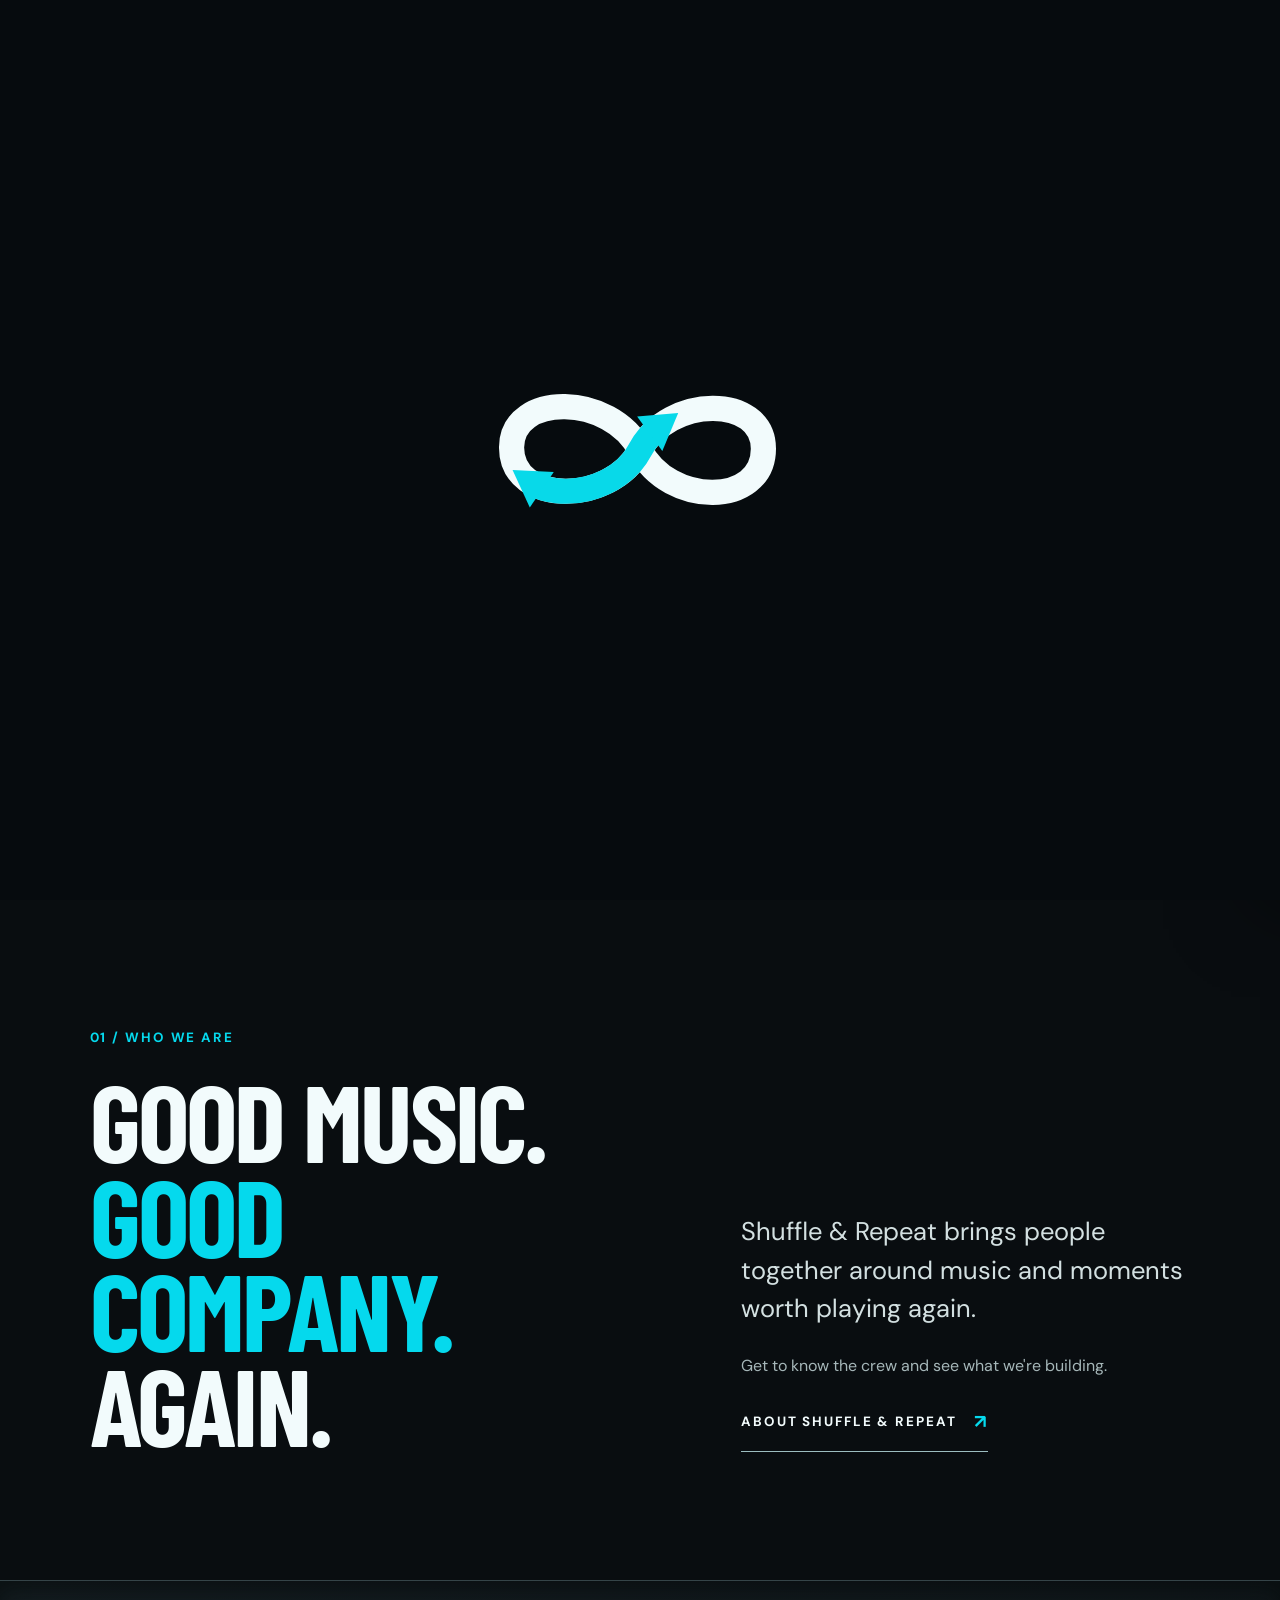
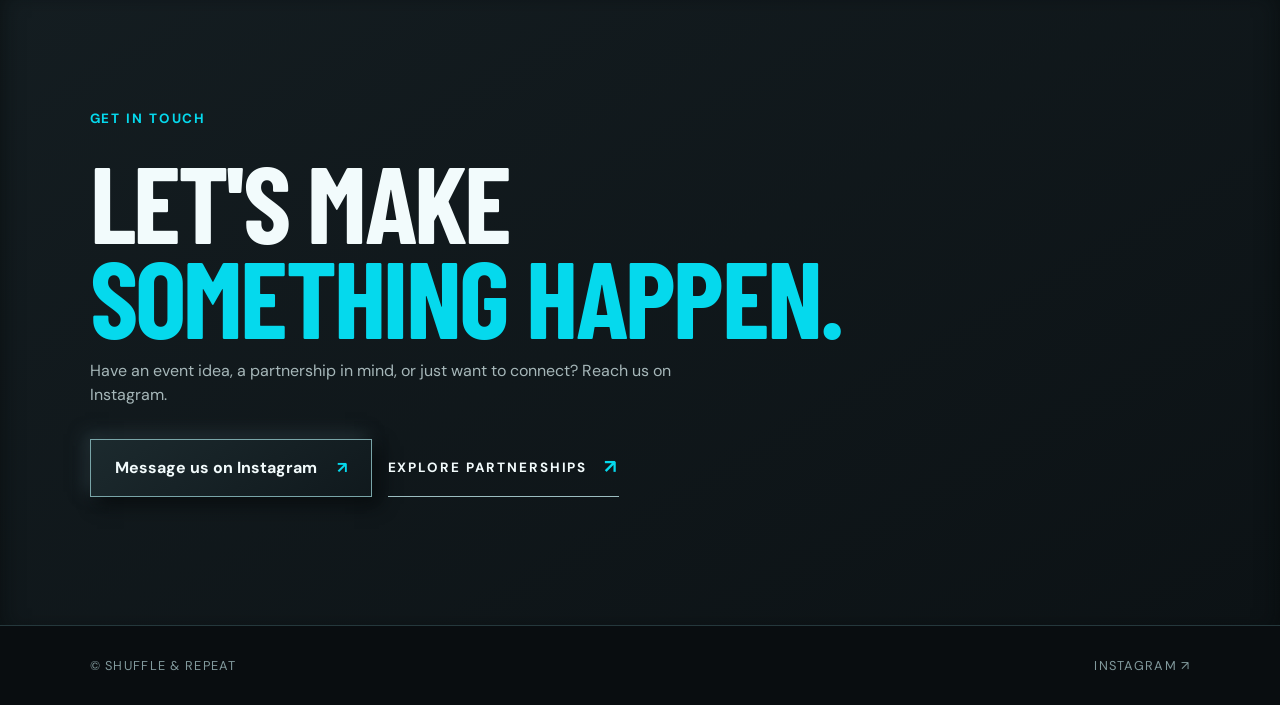
<file: index.html>
<!doctype html><html lang="en"><head><meta charset="utf-8"><meta name="viewport" content="width=device-width,initial-scale=1"><meta name="theme-color" content="#090d10"><meta name="description" content="Shuffle & Repeat — music, events, and connection. Mix it up. Play it again."><title>Shuffle & Repeat</title><link rel="icon" type="image/svg+xml" href="data:image/svg+xml,%3Csvg xmlns='http://www.w3.org/2000/svg' viewBox='0 0 64 64'%3E%3Ccircle cx='32' cy='32' r='29' fill='%23090d10' stroke='%2300d9ed' stroke-width='3'/%3E%3Ccircle cx='32' cy='32' r='17' fill='none' stroke='%23008f8e' stroke-width='7'/%3E%3Ccircle cx='32' cy='32' r='5' fill='%23f2fbfc'/%3E%3C/svg%3E"><link rel="preload" as="image" href="./assets/photo-1.webp"><link rel="stylesheet" href="./style.css"></head><body>
<header class="site-head"><a class="brand" href="./"><img src="./assets/wordmark-transparent.svg" alt="Shuffle & Repeat"><span class="brand-label">Home</span></a><nav class="topnav" aria-label="Main navigation"><a href="./about.html">About</a><a href="./calendar.html">Calendar</a><a href="#contact">Contact us</a></nav><button class="menu-button" type="button" aria-label="Open menu" aria-expanded="false" aria-controls="drawer"><span>Menu</span><span class="hamburger" aria-hidden="true"><i></i><i></i><i></i></span></button></header><button class="scrim" type="button" aria-label="Close menu" aria-hidden="true" tabindex="-1"></button><aside class="drawer" id="drawer" aria-hidden="true"><nav aria-label="All pages"><a href="./">Home</a><a href="./about.html">About</a><a href="./calendar.html">Calendar</a><a href="./events.html">Events</a><a href="./sponsorship.html">Sponsorship</a><a href="./#contact">Contact us</a></nav><footer>Mix it up. Play it again.</footer></aside>
<div class="intro-overlay" aria-hidden="true"><svg class="intro-stage" xmlns="http://www.w3.org/2000/svg" width="100%" height="100%"><defs><path id="infinity-silhouette" d="M180.74,16.00 L181.00,15.82 L182.00,15.60 L183.00,15.78 L183.45,16.00 L184.00,16.27 L185.00,16.73 L185.50,17.00 L186.00,17.27 L187.00,17.73 L187.50,18.00 L188.00,18.27 L189.00,18.73 L189.50,19.00 L190.00,19.27 L191.00,19.73 L191.50,20.00 L192.00,20.27 L193.00,20.73 L193.50,21.00 L194.00,21.27 L195.00,21.76 L195.34,22.00 L196.00,22.50 L196.66,23.00 L197.00,23.24 L198.00,23.73 L198.50,24.00 L199.00,24.27 L200.00,24.76 L200.34,25.00 L201.00,25.50 L201.66,26.00 L202.00,26.24 L203.00,26.73 L203.50,27.00 L204.00,27.27 L205.00,27.73 L205.50,28.00 L206.00,28.27 L207.00,28.76 L207.34,29.00 L208.00,29.50 L208.66,30.00 L209.00,30.24 L210.00,30.73 L210.48,31.00 L211.00,31.34 L211.85,32.00 L211.85,33.00 L211.00,33.66 L210.48,34.00 L210.00,34.27 L209.00,34.76 L208.66,35.00 L208.00,35.50 L207.35,36.00 L207.00,36.24 L206.00,36.73 L205.50,37.00 L205.00,37.27 L204.00,37.73 L203.50,38.00 L203.00,38.27 L202.00,38.73 L201.50,39.00 L201.00,39.27 L200.00,39.73 L199.50,40.00 L199.00,40.27 L198.00,40.73 L197.50,41.00 L197.00,41.27 L196.00,41.73 L195.50,42.00 L195.00,42.27 L194.00,42.73 L193.50,43.00 L193.00,43.27 L192.00,43.73 L191.50,44.00 L191.00,44.27 L190.00,44.73 L189.50,45.00 L189.00,45.27 L188.00,45.73 L187.50,46.00 L187.00,46.27 L186.00,46.73 L185.50,47.00 L185.00,47.27 L184.00,47.73 L183.50,48.00 L183.00,48.27 L182.00,48.72 L181.28,49.00 L181.00,49.11 L180.48,49.00 L180.00,48.81 L179.60,48.00 L179.51,47.00 L179.50,46.00 L179.50,45.00 L179.49,44.00 L179.42,43.00 L179.00,42.06 L178.94,42.00 L178.00,41.58 L177.00,41.51 L176.00,41.50 L175.00,41.50 L174.00,41.50 L173.00,41.50 L172.00,41.50 L171.00,41.50 L170.00,41.50 L169.00,41.50 L168.00,41.50 L167.00,41.50 L166.00,41.50 L165.00,41.55 L164.00,41.77 L163.50,42.00 L163.00,42.23 L162.00,42.50 L161.00,42.77 L160.54,43.00 L160.00,43.27 L159.00,43.73 L158.50,44.00 L158.00,44.27 L157.00,44.73 L156.50,45.00 L156.00,45.27 L155.00,45.73 L154.50,46.00 L154.00,46.27 L153.00,46.76 L152.66,47.00 L152.00,47.53 L151.51,48.00 L151.00,48.50 L150.50,49.00 L150.00,49.50 L149.50,50.00 L149.00,50.51 L148.53,51.00 L148.00,51.66 L147.76,52.00 L147.27,53.00 L147.00,53.54 L146.77,54.00 L146.50,55.00 L146.23,56.00 L146.00,56.46 L145.73,57.00 L145.27,58.00 L145.00,58.54 L144.78,59.00 L144.55,60.00 L144.50,61.00 L144.50,62.00 L144.50,63.00 L144.50,64.00 L144.45,65.00 L144.23,66.00 L144.00,66.50 L143.77,67.00 L143.55,68.00 L143.50,69.00 L143.50,70.00 L143.50,71.00 L143.45,72.00 L143.23,73.00 L143.00,73.50 L142.77,74.00 L142.50,75.00 L142.23,76.00 L142.00,76.46 L141.73,77.00 L141.27,78.00 L141.00,78.50 L140.73,79.00 L140.27,80.00 L140.00,80.54 L139.77,81.00 L139.50,82.00 L139.20,83.00 L139.00,83.30 L138.47,84.00 L138.00,84.50 L137.53,85.00 L137.00,85.66 L136.76,86.00 L136.24,87.00 L136.00,87.34 L135.47,88.00 L135.00,88.49 L134.50,89.00 L134.00,89.50 L133.50,90.00 L133.00,90.50 L132.50,91.00 L132.00,91.50 L131.50,92.00 L131.00,92.50 L130.49,93.00 L130.00,93.47 L129.34,94.00 L129.00,94.24 L128.00,94.76 L127.66,95.00 L127.00,95.53 L126.51,96.00 L126.00,96.50 L125.49,97.00 L125.00,97.47 L124.34,98.00 L124.00,98.24 L123.00,98.76 L122.65,99.00 L122.00,99.50 L121.34,100.00 L121.00,100.24 L120.00,100.73 L119.50,101.00 L119.00,101.27 L118.00,101.73 L117.50,102.00 L117.00,102.27 L116.00,102.73 L115.46,103.00 L115.00,103.23 L114.00,103.50 L113.00,103.77 L112.50,104.00 L112.00,104.23 L111.00,104.50 L110.00,104.77 L109.50,105.00 L109.00,105.23 L108.00,105.45 L107.00,105.50 L106.00,105.50 L105.00,105.50 L104.00,105.50 L103.00,105.50 L102.00,105.50 L101.00,105.50 L100.00,105.50 L99.00,105.50 L98.00,105.50 L97.00,105.50 L96.00,105.50 L95.00,105.50 L94.00,105.50 L93.00,105.50 L92.00,105.50 L91.00,105.50 L90.00,105.50 L89.00,105.50 L88.00,105.50 L87.00,105.51 L86.00,105.58 L85.06,106.00 L85.00,106.06 L84.58,107.00 L84.51,108.00 L84.49,109.00 L84.40,110.00 L84.00,110.81 L83.53,111.00 L83.00,111.12 L82.68,111.00 L82.00,110.76 L81.00,110.50 L80.00,110.23 L79.54,110.00 L79.00,109.73 L78.00,109.27 L77.50,109.00 L77.00,108.73 L76.00,108.27 L75.50,108.00 L75.00,107.73 L74.00,107.27 L73.50,107.00 L73.00,106.73 L72.00,106.24 L71.66,106.00 L71.00,105.50 L70.34,105.00 L70.00,104.76 L69.00,104.27 L68.50,104.00 L68.00,103.73 L67.00,103.27 L66.50,103.00 L66.00,102.73 L65.00,102.27 L64.50,102.00 L64.00,101.73 L63.00,101.24 L62.66,101.00 L62.00,100.50 L61.30,100.00 L61.00,99.80 L60.00,99.50 L59.00,99.23 L58.54,99.00 L58.00,98.73 L57.00,98.24 L56.66,98.00 L56.00,97.50 L55.36,97.00 L55.00,96.72 L54.09,96.00 L54.00,95.54 L53.92,95.00 L54.00,94.88 L54.70,94.00 L55.00,93.78 L56.00,93.27 L56.50,93.00 L57.00,92.73 L58.00,92.27 L58.50,92.00 L59.00,91.73 L60.00,91.24 L60.34,91.00 L61.00,90.50 L61.66,90.00 L62.00,89.76 L63.00,89.27 L63.50,89.00 L64.00,88.73 L65.00,88.27 L65.50,88.00 L66.00,87.73 L67.00,87.27 L67.50,87.00 L68.00,86.73 L69.00,86.27 L69.50,86.00 L70.00,85.73 L71.00,85.27 L71.50,85.00 L72.00,84.73 L73.00,84.24 L73.34,84.00 L74.00,83.50 L74.66,83.00 L75.00,82.76 L76.00,82.27 L76.50,82.00 L77.00,81.73 L78.00,81.27 L78.50,81.00 L79.00,80.73 L80.00,80.27 L80.50,80.00 L81.00,79.73 L82.00,79.25 L82.46,79.00 L83.00,78.66 L84.00,78.65 L84.27,79.00 L84.74,80.00 L85.00,80.52 L85.22,81.00 L85.45,82.00 L85.50,83.00 L85.58,84.00 L86.00,84.94 L86.06,85.00 L87.00,85.42 L88.00,85.49 L89.00,85.50 L90.00,85.50 L91.00,85.50 L92.00,85.50 L93.00,85.50 L94.00,85.50 L95.00,85.50 L96.00,85.50 L97.00,85.50 L98.00,85.50 L99.00,85.50 L100.00,85.50 L101.00,85.50 L102.00,85.50 L103.00,85.50 L104.00,85.45 L105.00,85.22 L105.46,85.00 L106.00,84.73 L107.00,84.27 L107.50,84.00 L108.00,83.73 L109.00,83.27 L109.50,83.00 L110.00,82.73 L111.00,82.24 L111.34,82.00 L112.00,81.47 L112.50,81.00 L113.00,80.53 L113.66,80.00 L114.00,79.76 L115.00,79.24 L115.34,79.00 L116.00,78.47 L116.47,78.00 L117.00,77.34 L117.24,77.00 L117.76,76.00 L118.00,75.65 L118.50,75.00 L119.00,74.34 L119.24,74.00 L119.73,73.00 L120.00,72.46 L120.23,72.00 L120.50,71.00 L120.77,70.00 L121.00,69.50 L121.23,69.00 L121.46,68.00 L121.54,67.00 L121.77,66.00 L122.00,65.50 L122.23,65.00 L122.45,64.00 L122.50,63.00 L122.50,62.00 L122.50,61.00 L122.50,60.00 L122.55,59.00 L122.77,58.00 L123.00,57.50 L123.23,57.00 L123.45,56.00 L123.50,55.00 L123.50,54.00 L123.55,53.00 L123.78,52.00 L124.00,51.54 L124.27,51.00 L124.73,50.00 L125.00,49.50 L125.27,49.00 L125.73,48.00 L126.00,47.46 L126.23,47.00 L126.50,46.00 L126.80,45.00 L127.00,44.70 L127.50,44.00 L128.00,43.35 L128.24,43.00 L128.76,42.00 L129.00,41.65 L129.50,41.00 L130.00,40.35 L130.24,40.00 L130.76,39.00 L131.00,38.66 L131.53,38.00 L132.00,37.51 L132.50,37.00 L133.00,36.50 L133.51,36.00 L134.00,35.53 L134.66,35.00 L135.00,34.76 L136.00,34.24 L136.34,34.00 L137.00,33.47 L137.49,33.00 L138.00,32.50 L138.50,32.00 L139.00,31.50 L139.51,31.00 L140.00,30.53 L140.66,30.00 L141.00,29.76 L142.00,29.24 L142.35,29.00 L143.00,28.50 L143.66,28.00 L144.00,27.76 L145.00,27.27 L145.50,27.00 L146.00,26.73 L147.00,26.27 L147.50,26.00 L148.00,25.73 L149.00,25.27 L149.50,25.00 L150.00,24.73 L151.00,24.27 L151.54,24.00 L152.00,23.77 L153.00,23.50 L154.00,23.23 L154.50,23.00 L155.00,22.77 L156.00,22.50 L157.00,22.23 L157.50,22.00 L158.00,21.77 L159.00,21.55 L160.00,21.50 L161.00,21.50 L162.00,21.50 L163.00,21.50 L164.00,21.50 L165.00,21.50 L166.00,21.50 L167.00,21.50 L168.00,21.50 L169.00,21.50 L170.00,21.50 L171.00,21.50 L172.00,21.50 L173.00,21.50 L174.00,21.50 L175.00,21.50 L176.00,21.50 L177.00,21.49 L178.00,21.42 L178.94,21.00 L179.00,20.94 L179.42,20.00 L179.50,19.00 L179.55,18.00 L179.82,17.00 L180.00,16.73 L180.74,16.00 Z M82.50,21.00 L83.00,20.77 L84.00,20.55 L85.00,20.51 L86.00,20.55 L87.00,20.77 L87.50,21.00 L88.00,21.23 L89.00,21.45 L90.00,21.50 L91.00,21.50 L92.00,21.50 L93.00,21.50 L94.00,21.50 L95.00,21.50 L96.00,21.50 L97.00,21.50 L98.00,21.50 L99.00,21.50 L100.00,21.50 L101.00,21.55 L102.00,21.77 L102.50,22.00 L103.00,22.23 L104.00,22.46 L105.00,22.54 L106.00,22.77 L106.50,23.00 L107.00,23.23 L108.00,23.46 L109.00,23.54 L110.00,23.77 L110.50,24.00 L111.00,24.23 L112.00,24.50 L113.00,24.77 L113.46,25.00 L114.00,25.27 L115.00,25.73 L115.54,26.00 L116.00,26.23 L117.00,26.50 L118.00,26.80 L118.30,27.00 L119.00,27.50 L119.65,28.00 L120.00,28.24 L121.00,28.76 L121.34,29.00 L122.00,29.53 L122.50,30.00 L123.00,30.47 L123.66,31.00 L124.00,31.24 L125.00,31.76 L125.34,32.00 L126.00,32.54 L126.46,33.00 L127.00,33.79 L127.13,34.00 L127.16,35.00 L127.00,35.36 L126.72,36.00 L126.24,37.00 L126.00,37.34 L125.50,38.00 L125.00,38.65 L124.76,39.00 L124.24,40.00 L124.00,40.35 L123.50,41.00 L123.00,41.66 L122.76,42.00 L122.27,43.00 L122.00,43.54 L121.77,44.00 L121.50,45.00 L121.23,46.00 L121.00,46.46 L120.73,47.00 L120.27,48.00 L120.00,48.50 L119.73,49.00 L119.27,50.00 L119.00,50.49 L118.71,51.00 L118.01,52.00 L118.00,52.01 L117.00,52.37 L116.00,52.18 L115.71,52.00 L115.00,51.47 L114.51,51.00 L114.00,50.50 L113.50,50.00 L113.00,49.50 L112.50,49.00 L112.00,48.50 L111.49,48.00 L111.00,47.53 L110.34,47.00 L110.00,46.76 L109.00,46.24 L108.65,46.00 L108.00,45.50 L107.34,45.00 L107.00,44.76 L106.00,44.28 L105.46,44.00 L105.00,43.78 L104.00,43.54 L103.00,43.46 L102.00,43.23 L101.50,43.00 L101.00,42.77 L100.00,42.55 L99.00,42.50 L98.00,42.50 L97.00,42.45 L96.00,42.23 L95.50,42.00 L95.00,41.77 L94.00,41.55 L93.00,41.50 L92.00,41.50 L91.00,41.50 L90.00,41.50 L89.00,41.50 L88.00,41.50 L87.00,41.50 L86.00,41.50 L85.00,41.50 L84.00,41.50 L83.00,41.50 L82.00,41.50 L81.00,41.50 L80.00,41.50 L79.00,41.50 L78.00,41.50 L77.00,41.50 L76.00,41.50 L75.00,41.50 L74.00,41.50 L73.00,41.50 L72.00,41.50 L71.00,41.50 L70.00,41.50 L69.00,41.50 L68.00,41.50 L67.00,41.50 L66.00,41.55 L65.00,41.77 L64.50,42.00 L64.00,42.23 L63.00,42.50 L62.00,42.77 L61.50,43.00 L61.00,43.23 L60.00,43.46 L59.00,43.54 L58.00,43.77 L57.50,44.00 L57.00,44.23 L56.00,44.50 L55.00,44.80 L54.70,45.00 L54.00,45.50 L53.35,46.00 L53.00,46.24 L52.00,46.76 L51.66,47.00 L51.00,47.53 L50.53,48.00 L50.00,48.66 L49.76,49.00 L49.24,50.00 L49.00,50.34 L48.47,51.00 L48.00,51.50 L47.53,52.00 L47.00,52.66 L46.76,53.00 L46.27,54.00 L46.00,54.50 L45.73,55.00 L45.27,56.00 L45.00,56.50 L44.73,57.00 L44.27,58.00 L44.00,58.54 L43.78,59.00 L43.55,60.00 L43.50,61.00 L43.50,62.00 L43.50,63.00 L43.50,64.00 L43.50,65.00 L43.50,66.00 L43.55,67.00 L43.77,68.00 L44.00,68.50 L44.23,69.00 L44.50,70.00 L44.77,71.00 L45.00,71.46 L45.27,72.00 L45.73,73.00 L46.00,73.50 L46.27,74.00 L46.73,75.00 L47.00,75.50 L47.27,76.00 L47.76,77.00 L48.00,77.34 L48.53,78.00 L49.00,78.49 L49.51,79.00 L50.00,79.47 L50.66,80.00 L51.00,80.24 L52.00,80.76 L52.35,81.00 L53.00,81.50 L53.66,82.00 L54.00,82.24 L55.00,82.73 L55.50,83.00 L56.00,83.27 L57.00,83.76 L57.34,84.00 L58.00,84.57 L58.40,85.00 L58.76,86.00 L58.24,87.00 L58.00,87.19 L57.00,87.72 L56.50,88.00 L56.00,88.27 L55.00,88.73 L54.50,89.00 L54.00,89.27 L53.00,89.76 L52.66,90.00 L52.00,90.53 L51.50,91.00 L51.00,91.47 L50.30,92.00 L50.00,92.20 L49.00,92.50 L48.00,92.77 L47.54,93.00 L47.00,93.27 L46.00,93.76 L45.66,94.00 L45.00,94.50 L44.34,95.00 L44.00,95.24 L43.00,95.72 L42.45,96.00 L42.00,96.22 L41.00,96.40 L40.00,96.22 L39.55,96.00 L39.00,95.72 L38.00,95.24 L37.66,95.00 L37.00,94.47 L36.51,94.00 L36.00,93.50 L35.50,93.00 L35.00,92.50 L34.50,92.00 L34.00,91.50 L33.50,91.00 L33.00,90.50 L32.50,90.00 L32.00,89.50 L31.50,89.00 L31.00,88.49 L30.53,88.00 L30.00,87.34 L29.76,87.00 L29.24,86.00 L29.00,85.66 L28.47,85.00 L28.00,84.50 L27.53,84.00 L27.00,83.30 L26.80,83.00 L26.50,82.00 L26.23,81.00 L26.00,80.50 L25.77,80.00 L25.50,79.00 L25.23,78.00 L25.00,77.54 L24.73,77.00 L24.27,76.00 L24.00,75.46 L23.77,75.00 L23.50,74.00 L23.23,73.00 L23.00,72.50 L22.77,72.00 L22.55,71.00 L22.50,70.00 L22.50,69.00 L22.50,68.00 L22.50,67.00 L22.50,66.00 L22.50,65.00 L22.50,64.00 L22.50,63.00 L22.50,62.00 L22.50,61.00 L22.50,60.00 L22.50,59.00 L22.50,58.00 L22.50,57.00 L22.55,56.00 L22.77,55.00 L23.00,54.50 L23.23,54.00 L23.50,53.00 L23.77,52.00 L24.00,51.50 L24.23,51.00 L24.50,50.00 L24.77,49.00 L25.00,48.54 L25.27,48.00 L25.73,47.00 L26.00,46.50 L26.27,46.00 L26.73,45.00 L27.00,44.50 L27.27,44.00 L27.76,43.00 L28.00,42.66 L28.50,42.00 L29.00,41.35 L29.24,41.00 L29.76,40.00 L30.00,39.65 L30.50,39.00 L31.00,38.35 L31.24,38.00 L31.76,37.00 L32.00,36.66 L32.53,36.00 L33.00,35.51 L33.50,35.00 L34.00,34.50 L34.51,34.00 L35.00,33.53 L35.66,33.00 L36.00,32.76 L37.00,32.24 L37.34,32.00 L38.00,31.47 L38.50,31.00 L39.00,30.53 L39.66,30.00 L40.00,29.76 L41.00,29.24 L41.35,29.00 L42.00,28.50 L42.66,28.00 L43.00,27.76 L44.00,27.27 L44.54,27.00 L45.00,26.77 L46.00,26.50 L47.00,26.23 L47.46,26.00 L48.00,25.73 L49.00,25.27 L49.50,25.00 L50.00,24.73 L51.00,24.27 L51.54,24.00 L52.00,23.78 L53.00,23.55 L54.00,23.50 L55.00,23.45 L56.00,23.23 L56.50,23.00 L57.00,22.77 L58.00,22.54 L59.00,22.46 L60.00,22.23 L60.50,22.00 L61.00,21.77 L62.00,21.55 L63.00,21.50 L64.00,21.50 L65.00,21.50 L66.00,21.50 L67.00,21.50 L68.00,21.50 L69.00,21.50 L70.00,21.50 L71.00,21.50 L72.00,21.50 L73.00,21.50 L74.00,21.50 L75.00,21.50 L76.00,21.50 L77.00,21.50 L78.00,21.50 L79.00,21.50 L80.00,21.50 L81.00,21.45 L82.00,21.23 L82.50,21.00 Z M224.63,31.00 L225.00,30.84 L226.00,30.84 L226.36,31.00 L227.00,31.28 L228.00,31.76 L228.34,32.00 L229.00,32.53 L229.49,33.00 L230.00,33.50 L230.50,34.00 L231.00,34.50 L231.50,35.00 L232.00,35.50 L232.50,36.00 L233.00,36.50 L233.50,37.00 L234.00,37.50 L234.50,38.00 L235.00,38.51 L235.47,39.00 L236.00,39.66 L236.24,40.00 L236.76,41.00 L237.00,41.34 L237.53,42.00 L238.00,42.50 L238.47,43.00 L239.00,43.66 L239.24,44.00 L239.73,45.00 L240.00,45.54 L240.23,46.00 L240.50,47.00 L240.77,48.00 L241.00,48.46 L241.27,49.00 L241.73,50.00 L242.00,50.54 L242.23,51.00 L242.50,52.00 L242.77,53.00 L243.00,53.50 L243.23,54.00 L243.46,55.00 L243.54,56.00 L243.77,57.00 L244.00,57.50 L244.23,58.00 L244.45,59.00 L244.50,60.00 L244.50,61.00 L244.50,62.00 L244.50,63.00 L244.50,64.00 L244.50,65.00 L244.50,66.00 L244.50,67.00 L244.50,68.00 L244.50,69.00 L244.45,70.00 L244.23,71.00 L244.00,71.50 L243.77,72.00 L243.50,73.00 L243.23,74.00 L243.00,74.50 L242.77,75.00 L242.50,76.00 L242.23,77.00 L242.00,77.46 L241.73,78.00 L241.27,79.00 L241.00,79.54 L240.77,80.00 L240.50,81.00 L240.20,82.00 L240.00,82.30 L239.50,83.00 L239.00,83.65 L238.76,84.00 L238.24,85.00 L238.00,85.35 L237.50,86.00 L237.00,86.65 L236.76,87.00 L236.24,88.00 L236.00,88.35 L235.50,89.00 L235.00,89.65 L234.76,90.00 L234.24,91.00 L234.00,91.34 L233.47,92.00 L233.00,92.49 L232.49,93.00 L232.00,93.47 L231.34,94.00 L231.00,94.24 L230.00,94.76 L229.66,95.00 L229.00,95.53 L228.51,96.00 L228.00,96.50 L227.49,97.00 L227.00,97.47 L226.34,98.00 L226.00,98.24 L225.00,98.73 L224.50,99.00 L224.00,99.27 L223.00,99.73 L222.50,100.00 L222.00,100.27 L221.00,100.73 L220.50,101.00 L220.00,101.27 L219.00,101.73 L218.46,102.00 L218.00,102.23 L217.00,102.50 L216.00,102.77 L215.50,103.00 L215.00,103.23 L214.00,103.50 L213.00,103.77 L212.50,104.00 L212.00,104.23 L211.00,104.50 L210.00,104.77 L209.50,105.00 L209.00,105.23 L208.00,105.45 L207.00,105.50 L206.00,105.50 L205.00,105.50 L204.00,105.55 L203.00,105.77 L202.50,106.00 L202.00,106.23 L201.00,106.45 L200.00,106.50 L199.00,106.50 L198.00,106.50 L197.00,106.50 L196.00,106.50 L195.00,106.50 L194.00,106.50 L193.00,106.50 L192.00,106.50 L191.00,106.50 L190.00,106.50 L189.00,106.50 L188.00,106.50 L187.00,106.50 L186.00,106.50 L185.00,106.50 L184.00,106.50 L183.00,106.50 L182.00,106.50 L181.00,106.50 L180.00,106.50 L179.00,106.50 L178.00,106.50 L177.00,106.50 L176.00,106.50 L175.00,106.50 L174.00,106.50 L173.00,106.50 L172.00,106.50 L171.00,106.50 L170.00,106.50 L169.00,106.50 L168.00,106.45 L167.00,106.23 L166.50,106.00 L166.00,105.77 L165.00,105.55 L164.00,105.50 L163.00,105.50 L162.00,105.45 L161.00,105.23 L160.50,105.00 L160.00,104.77 L159.00,104.50 L158.00,104.23 L157.50,104.00 L157.00,103.77 L156.00,103.50 L155.00,103.23 L154.50,103.00 L154.00,102.77 L153.00,102.50 L152.00,102.23 L151.54,102.00 L151.00,101.73 L150.00,101.27 L149.50,101.00 L149.00,100.73 L148.00,100.27 L147.50,100.00 L147.00,99.73 L146.00,99.24 L145.66,99.00 L145.00,98.47 L144.50,98.00 L144.00,97.53 L143.34,97.00 L143.00,96.76 L142.00,96.24 L141.66,96.00 L141.00,95.47 L140.51,95.00 L140.00,94.46 L139.60,94.00 L139.22,93.00 L139.57,92.00 L140.00,91.37 L140.24,91.00 L140.73,90.00 L141.00,89.50 L141.27,89.00 L141.76,88.00 L142.00,87.66 L142.50,87.00 L143.00,86.34 L143.24,86.00 L143.73,85.00 L144.00,84.50 L144.27,84.00 L144.73,83.00 L145.00,82.50 L145.27,82.00 L145.73,81.00 L146.00,80.50 L146.27,80.00 L146.73,79.00 L147.00,78.46 L147.22,78.00 L147.46,77.00 L147.55,76.00 L147.86,75.00 L148.00,74.81 L149.00,74.24 L150.00,74.60 L150.46,75.00 L151.00,75.50 L151.50,76.00 L152.00,76.50 L152.50,77.00 L153.00,77.50 L153.50,78.00 L154.00,78.50 L154.50,79.00 L155.00,79.50 L155.51,80.00 L156.00,80.47 L156.66,81.00 L157.00,81.24 L158.00,81.73 L158.50,82.00 L159.00,82.27 L160.00,82.73 L160.50,83.00 L161.00,83.27 L162.00,83.73 L162.50,84.00 L163.00,84.27 L164.00,84.73 L164.54,85.00 L165.00,85.22 L166.00,85.45 L167.00,85.50 L168.00,85.50 L169.00,85.50 L170.00,85.50 L171.00,85.50 L172.00,85.50 L173.00,85.50 L174.00,85.50 L175.00,85.50 L176.00,85.50 L177.00,85.50 L178.00,85.55 L179.00,85.77 L179.50,86.00 L180.00,86.23 L181.00,86.45 L182.00,86.50 L183.00,86.50 L184.00,86.50 L185.00,86.50 L186.00,86.50 L187.00,86.50 L188.00,86.50 L189.00,86.45 L190.00,86.23 L190.50,86.00 L191.00,85.77 L192.00,85.55 L193.00,85.50 L194.00,85.50 L195.00,85.50 L196.00,85.50 L197.00,85.50 L198.00,85.50 L199.00,85.50 L200.00,85.50 L201.00,85.50 L202.00,85.50 L203.00,85.50 L204.00,85.45 L205.00,85.23 L205.50,85.00 L206.00,84.77 L207.00,84.50 L208.00,84.23 L208.46,84.00 L209.00,83.73 L210.00,83.27 L210.54,83.00 L211.00,82.77 L212.00,82.50 L213.00,82.20 L213.30,82.00 L214.00,81.47 L214.49,81.00 L215.00,80.50 L215.50,80.00 L216.00,79.50 L216.50,79.00 L217.00,78.50 L217.50,78.00 L218.00,77.49 L218.47,77.00 L219.00,76.34 L219.24,76.00 L219.73,75.00 L220.00,74.50 L220.27,74.00 L220.73,73.00 L221.00,72.50 L221.27,72.00 L221.73,71.00 L222.00,70.46 L222.22,70.00 L222.45,69.00 L222.50,68.00 L222.50,67.00 L222.50,66.00 L222.50,65.00 L222.50,64.00 L222.50,63.00 L222.50,62.00 L222.50,61.00 L222.45,60.00 L222.23,59.00 L222.00,58.50 L221.77,58.00 L221.50,57.00 L221.23,56.00 L221.00,55.54 L220.73,55.00 L220.27,54.00 L220.00,53.50 L219.73,53.00 L219.24,52.00 L219.00,51.66 L218.50,51.00 L218.00,50.35 L217.76,50.00 L217.24,49.00 L217.00,48.66 L216.47,48.00 L216.00,47.53 L215.34,47.00 L215.00,46.76 L214.00,46.24 L213.65,46.00 L213.00,45.50 L212.34,45.00 L212.00,44.76 L211.00,44.27 L210.46,44.00 L210.00,43.77 L209.00,43.50 L208.00,43.18 L207.74,43.00 L207.00,42.18 L206.89,42.00 L206.89,41.00 L207.00,40.82 L207.69,40.00 L208.00,39.77 L209.00,39.24 L209.34,39.00 L210.00,38.50 L210.70,38.00 L211.00,37.80 L212.00,37.50 L213.00,37.20 L213.30,37.00 L214.00,36.50 L214.65,36.00 L215.00,35.76 L216.00,35.27 L216.50,35.00 L217.00,34.73 L218.00,34.27 L218.50,34.00 L219.00,33.73 L220.00,33.27 L220.50,33.00 L221.00,32.73 L222.00,32.27 L222.50,32.00 L223.00,31.73 L224.00,31.28 L224.63,31.00 Z" fill-rule="evenodd"/><path id="infinity-arrow" d="M181.09,16.00 L182.00,15.63 L183.00,15.78 L183.45,16.00 L184.00,16.27 L185.00,16.73 L185.50,17.00 L186.00,17.27 L187.00,17.73 L187.50,18.00 L188.00,18.27 L189.00,18.73 L189.50,19.00 L190.00,19.27 L191.00,19.73 L191.50,20.00 L192.00,20.27 L193.00,20.76 L193.34,21.00 L194.00,21.50 L194.66,22.00 L195.00,22.24 L196.00,22.73 L196.50,23.00 L197.00,23.27 L198.00,23.73 L198.50,24.00 L199.00,24.27 L200.00,24.76 L200.34,25.00 L201.00,25.50 L201.66,26.00 L202.00,26.24 L203.00,26.73 L203.50,27.00 L204.00,27.27 L205.00,27.76 L205.34,28.00 L206.00,28.50 L206.66,29.00 L207.00,29.24 L208.00,29.73 L208.50,30.00 L209.00,30.27 L210.00,30.73 L210.48,31.00 L211.00,31.34 L211.85,32.00 L211.85,33.00 L211.00,33.66 L210.48,34.00 L210.00,34.27 L209.00,34.73 L208.50,35.00 L208.00,35.27 L207.00,35.76 L206.66,36.00 L206.00,36.50 L205.34,37.00 L205.00,37.24 L204.00,37.73 L203.50,38.00 L203.00,38.27 L202.00,38.73 L201.50,39.00 L201.00,39.27 L200.00,39.73 L199.50,40.00 L199.00,40.27 L198.00,40.73 L197.50,41.00 L197.00,41.27 L196.00,41.73 L195.50,42.00 L195.00,42.27 L194.00,42.73 L193.50,43.00 L193.00,43.27 L192.00,43.73 L191.50,44.00 L191.00,44.27 L190.00,44.73 L189.50,45.00 L189.00,45.27 L188.00,45.73 L187.50,46.00 L187.00,46.27 L186.00,46.73 L185.50,47.00 L185.00,47.27 L184.00,47.73 L183.49,48.00 L183.00,48.26 L182.00,48.59 L181.00,48.39 L180.73,48.00 L180.53,47.00 L180.50,46.00 L180.50,45.00 L180.45,44.00 L180.18,43.00 L180.00,42.73 L179.27,42.00 L179.00,41.82 L178.00,41.55 L177.00,41.50 L176.00,41.50 L175.00,41.50 L174.00,41.50 L173.00,41.50 L172.00,41.50 L171.00,41.50 L170.00,41.50 L169.00,41.50 L168.00,41.50 L167.00,41.50 L166.00,41.50 L165.00,41.50 L164.00,41.55 L163.00,41.78 L162.54,42.00 L162.00,42.27 L161.00,42.73 L160.46,43.00 L160.00,43.23 L159.00,43.50 L158.00,43.77 L157.54,44.00 L157.00,44.27 L156.00,44.73 L155.50,45.00 L155.00,45.27 L154.00,45.76 L153.66,46.00 L153.00,46.53 L152.51,47.00 L152.00,47.50 L151.50,48.00 L151.00,48.50 L150.50,49.00 L150.00,49.50 L149.50,50.00 L149.00,50.51 L148.53,51.00 L148.00,51.66 L147.76,52.00 L147.27,53.00 L147.00,53.50 L146.73,54.00 L146.27,55.00 L146.00,55.54 L145.77,56.00 L145.50,57.00 L145.23,58.00 L145.00,58.50 L144.77,59.00 L144.55,60.00 L144.50,61.00 L144.50,62.00 L144.50,63.00 L144.50,64.00 L144.45,65.00 L144.23,66.00 L144.00,66.50 L143.77,67.00 L143.55,68.00 L143.50,69.00 L143.50,70.00 L143.50,71.00 L143.45,72.00 L143.22,73.00 L143.00,73.46 L142.73,74.00 L142.27,75.00 L142.00,75.54 L141.77,76.00 L141.50,77.00 L141.23,78.00 L141.00,78.46 L140.73,79.00 L140.27,80.00 L140.00,80.50 L139.73,81.00 L139.27,82.00 L139.00,82.50 L138.73,83.00 L138.24,84.00 L138.00,84.34 L137.50,85.00 L137.00,85.65 L136.76,86.00 L136.24,87.00 L136.00,87.34 L135.47,88.00 L135.00,88.49 L134.50,89.00 L134.00,89.50 L133.50,90.00 L133.00,90.50 L132.50,91.00 L132.00,91.50 L131.50,92.00 L131.00,92.50 L130.49,93.00 L130.00,93.47 L129.34,94.00 L129.00,94.24 L128.00,94.76 L127.66,95.00 L127.00,95.53 L126.51,96.00 L126.00,96.50 L125.49,97.00 L125.00,97.47 L124.34,98.00 L124.00,98.24 L123.00,98.76 L122.65,99.00 L122.00,99.50 L121.34,100.00 L121.00,100.24 L120.00,100.73 L119.50,101.00 L119.00,101.27 L118.00,101.73 L117.50,102.00 L117.00,102.27 L116.00,102.73 L115.46,103.00 L115.00,103.22 L114.00,103.46 L113.00,103.54 L112.00,103.77 L111.50,104.00 L111.00,104.23 L110.00,104.50 L109.00,104.77 L108.50,105.00 L108.00,105.23 L107.00,105.45 L106.00,105.50 L105.00,105.50 L104.00,105.50 L103.00,105.50 L102.00,105.50 L101.00,105.50 L100.00,105.50 L99.00,105.50 L98.00,105.50 L97.00,105.50 L96.00,105.50 L95.00,105.50 L94.00,105.50 L93.00,105.50 L92.00,105.50 L91.00,105.50 L90.00,105.50 L89.00,105.50 L88.00,105.50 L87.00,105.51 L86.00,105.58 L85.06,106.00 L85.00,106.06 L84.58,107.00 L84.50,108.00 L84.42,109.00 L84.00,109.94 L83.94,110.00 L83.00,110.42 L82.00,110.45 L81.00,110.23 L80.50,110.00 L80.00,109.77 L79.00,109.50 L78.00,109.23 L77.54,109.00 L77.00,108.73 L76.00,108.27 L75.50,108.00 L75.00,107.73 L74.00,107.27 L73.50,107.00 L73.00,106.73 L72.00,106.24 L71.66,106.00 L71.00,105.50 L70.34,105.00 L70.00,104.76 L69.00,104.27 L68.50,104.00 L68.00,103.73 L67.00,103.27 L66.50,103.00 L66.00,102.73 L65.00,102.24 L64.66,102.00 L64.00,101.50 L63.34,101.00 L63.00,100.76 L62.00,100.27 L61.50,100.00 L61.00,99.73 L60.00,99.27 L59.50,99.00 L59.00,98.73 L58.00,98.27 L57.50,98.00 L57.00,97.73 L56.00,97.27 L55.52,97.00 L55.00,96.66 L54.15,96.00 L54.15,95.00 L55.00,94.31 L55.36,94.00 L56.00,93.50 L56.66,93.00 L57.00,92.76 L58.00,92.27 L58.50,92.00 L59.00,91.73 L60.00,91.24 L60.34,91.00 L61.00,90.50 L61.66,90.00 L62.00,89.76 L63.00,89.27 L63.50,89.00 L64.00,88.73 L65.00,88.27 L65.50,88.00 L66.00,87.73 L67.00,87.27 L67.50,87.00 L68.00,86.73 L69.00,86.27 L69.50,86.00 L70.00,85.73 L71.00,85.27 L71.50,85.00 L72.00,84.73 L73.00,84.24 L73.34,84.00 L74.00,83.50 L74.70,83.00 L75.00,82.80 L76.00,82.50 L77.00,82.20 L77.30,82.00 L78.00,81.50 L78.66,81.00 L79.00,80.76 L80.00,80.27 L80.50,80.00 L81.00,79.73 L82.00,79.28 L82.72,79.00 L83.00,78.89 L83.52,79.00 L84.00,79.19 L84.40,80.00 L84.49,81.00 L84.50,82.00 L84.55,83.00 L84.82,84.00 L85.00,84.27 L85.73,85.00 L86.00,85.18 L87.00,85.45 L88.00,85.50 L89.00,85.50 L90.00,85.50 L91.00,85.50 L92.00,85.50 L93.00,85.50 L94.00,85.50 L95.00,85.50 L96.00,85.50 L97.00,85.50 L98.00,85.50 L99.00,85.50 L100.00,85.50 L101.00,85.50 L102.00,85.50 L103.00,85.50 L104.00,85.50 L105.00,85.45 L106.00,85.22 L106.45,85.00 L107.00,84.72 L108.00,84.24 L108.34,84.00 L109.00,83.50 L109.66,83.00 L110.00,82.76 L111.00,82.27 L111.50,82.00 L112.00,81.73 L113.00,81.24 L113.34,81.00 L114.00,80.47 L114.49,80.00 L115.00,79.50 L115.50,79.00 L116.00,78.50 L116.50,78.00 L117.00,77.49 L117.47,77.00 L118.00,76.34 L118.24,76.00 L118.76,75.00 L119.00,74.65 L119.50,74.00 L120.00,73.30 L120.20,73.00 L120.50,72.00 L120.77,71.00 L121.00,70.50 L121.23,70.00 L121.46,69.00 L121.54,68.00 L121.77,67.00 L122.00,66.50 L122.23,66.00 L122.45,65.00 L122.50,64.00 L122.50,63.00 L122.50,62.00 L122.50,61.00 L122.55,60.00 L122.77,59.00 L123.00,58.50 L123.23,58.00 L123.45,57.00 L123.50,56.00 L123.50,55.00 L123.55,54.00 L123.77,53.00 L124.00,52.50 L124.23,52.00 L124.50,51.00 L124.77,50.00 L125.00,49.54 L125.27,49.00 L125.73,48.00 L126.00,47.46 L126.23,47.00 L126.50,46.00 L126.80,45.00 L127.00,44.70 L127.50,44.00 L128.00,43.35 L128.24,43.00 L128.76,42.00 L129.00,41.66 L129.53,41.00 L130.00,40.50 L130.47,40.00 L131.00,39.34 L131.24,39.00 L131.76,38.00 L132.00,37.66 L132.53,37.00 L133.00,36.51 L133.51,36.00 L134.00,35.53 L134.66,35.00 L135.00,34.76 L136.00,34.24 L136.34,34.00 L137.00,33.47 L137.49,33.00 L138.00,32.50 L138.50,32.00 L139.00,31.50 L139.51,31.00 L140.00,30.53 L140.66,30.00 L141.00,29.76 L142.00,29.24 L142.35,29.00 L143.00,28.50 L143.66,28.00 L144.00,27.76 L145.00,27.27 L145.50,27.00 L146.00,26.73 L147.00,26.27 L147.50,26.00 L148.00,25.73 L149.00,25.27 L149.50,25.00 L150.00,24.73 L151.00,24.27 L151.54,24.00 L152.00,23.77 L153.00,23.50 L154.00,23.23 L154.50,23.00 L155.00,22.77 L156.00,22.55 L157.00,22.50 L158.00,22.45 L159.00,22.23 L159.50,22.00 L160.00,21.77 L161.00,21.55 L162.00,21.50 L163.00,21.50 L164.00,21.50 L165.00,21.50 L166.00,21.50 L167.00,21.50 L168.00,21.50 L169.00,21.50 L170.00,21.50 L171.00,21.50 L172.00,21.50 L173.00,21.50 L174.00,21.50 L175.00,21.50 L176.00,21.50 L177.00,21.50 L178.00,21.49 L179.00,21.42 L179.94,21.00 L180.00,20.94 L180.42,20.00 L180.49,19.00 L180.51,18.00 L180.58,17.00 L181.00,16.07 L181.09,16.00 Z" fill-rule="evenodd"/><mask id="intro-aperture" maskUnits="userSpaceOnUse"><rect class="intro-mask-base" width="100%" height="100%" fill="white"/><g id="intro-hole" opacity="0"><use href="#infinity-silhouette" fill="black"/></g></mask><clipPath id="infinity-clip"><use href="#infinity-silhouette"/></clipPath></defs><rect class="intro-curtain" width="100%" height="100%" fill="#060b0e" mask="url(#intro-aperture)"/><g id="intro-logo"><path id="intro-infinity-base" d="M135 66 C158 22 233 22 233 65 C233 111 158 111 135 66 C112 21 33 20 33 64 C33 110 112 110 135 66" fill="none" stroke="#f2fbfc" stroke-width="20" stroke-linejoin="round"/><path id="intro-ribbon" d="M135 66 C158 22 233 22 233 65 C233 111 158 111 135 66 C112 21 33 20 33 64 C33 110 112 110 135 66" fill="none" stroke="#05d9ed" stroke-width="20" stroke-linecap="butt"/><path id="intro-arrow-head" d="M16 0 L-12 -17 L-12 17 Z" fill="#05d9ed"/><path id="intro-arrow-tail" d="M-16 0 L12 -17 L12 17 Z" fill="#05d9ed"/></g></svg></div>
<main><section class="hero" aria-label="Shuffle & Repeat"><div class="slide active" style="background-image:url('./assets/photo-1.webp')"></div><div class="slide" style="background-image:url('./assets/photo-2.webp')"></div><div class="slide" style="background-image:url('./assets/photo-3.webp')"></div><div class="slide" style="background-image:url('./assets/photo-4.webp')"></div><div class="hero-content"><p class="eyebrow">Mix it up. Play it again.</p><h1><span>Shuffle</span><span class="repeat">& Repeat</span></h1></div><div class="hero-bottom"><a class="scroll-cue" href="#about">Scroll to explore</a></div></section><section class="site-section" id="about"><div class="section-inner intro-grid"><div><p class="overline">01 / Who we are</p><h2 class="section-title">Good music.<br><em>Good company.</em><br>Again.</h2></div><div><p class="lead">Shuffle & Repeat brings people together around music and moments worth playing again.</p><p class="body-copy">Get to know the crew and see what we're building.</p><a class="small-link" href="./about.html">About Shuffle & Repeat</a></div></div></section><section class="site-section contact-band" id="contact"><div class="section-inner"><p class="overline">Get in touch</p><h2 class="section-title">Let's make<br><em>something happen.</em></h2><p>Have an event idea, a partnership in mind, or just want to connect? Reach us on Instagram.</p><div class="contact-actions"><a class="pill" href="https://www.instagram.com/shuffleandrepeat502/" target="_blank" rel="noopener noreferrer">Message us on Instagram</a><a class="small-link" href="./sponsorship.html">Explore partnerships</a></div></div></section></main><footer class="foot"><span>© Shuffle & Repeat</span><a href="https://www.instagram.com/shuffleandrepeat502/" target="_blank" rel="noopener noreferrer">Instagram ↗</a></footer><script src="./intro-motion.js" defer></script><script src="./site.js" defer></script></body></html>
</file>
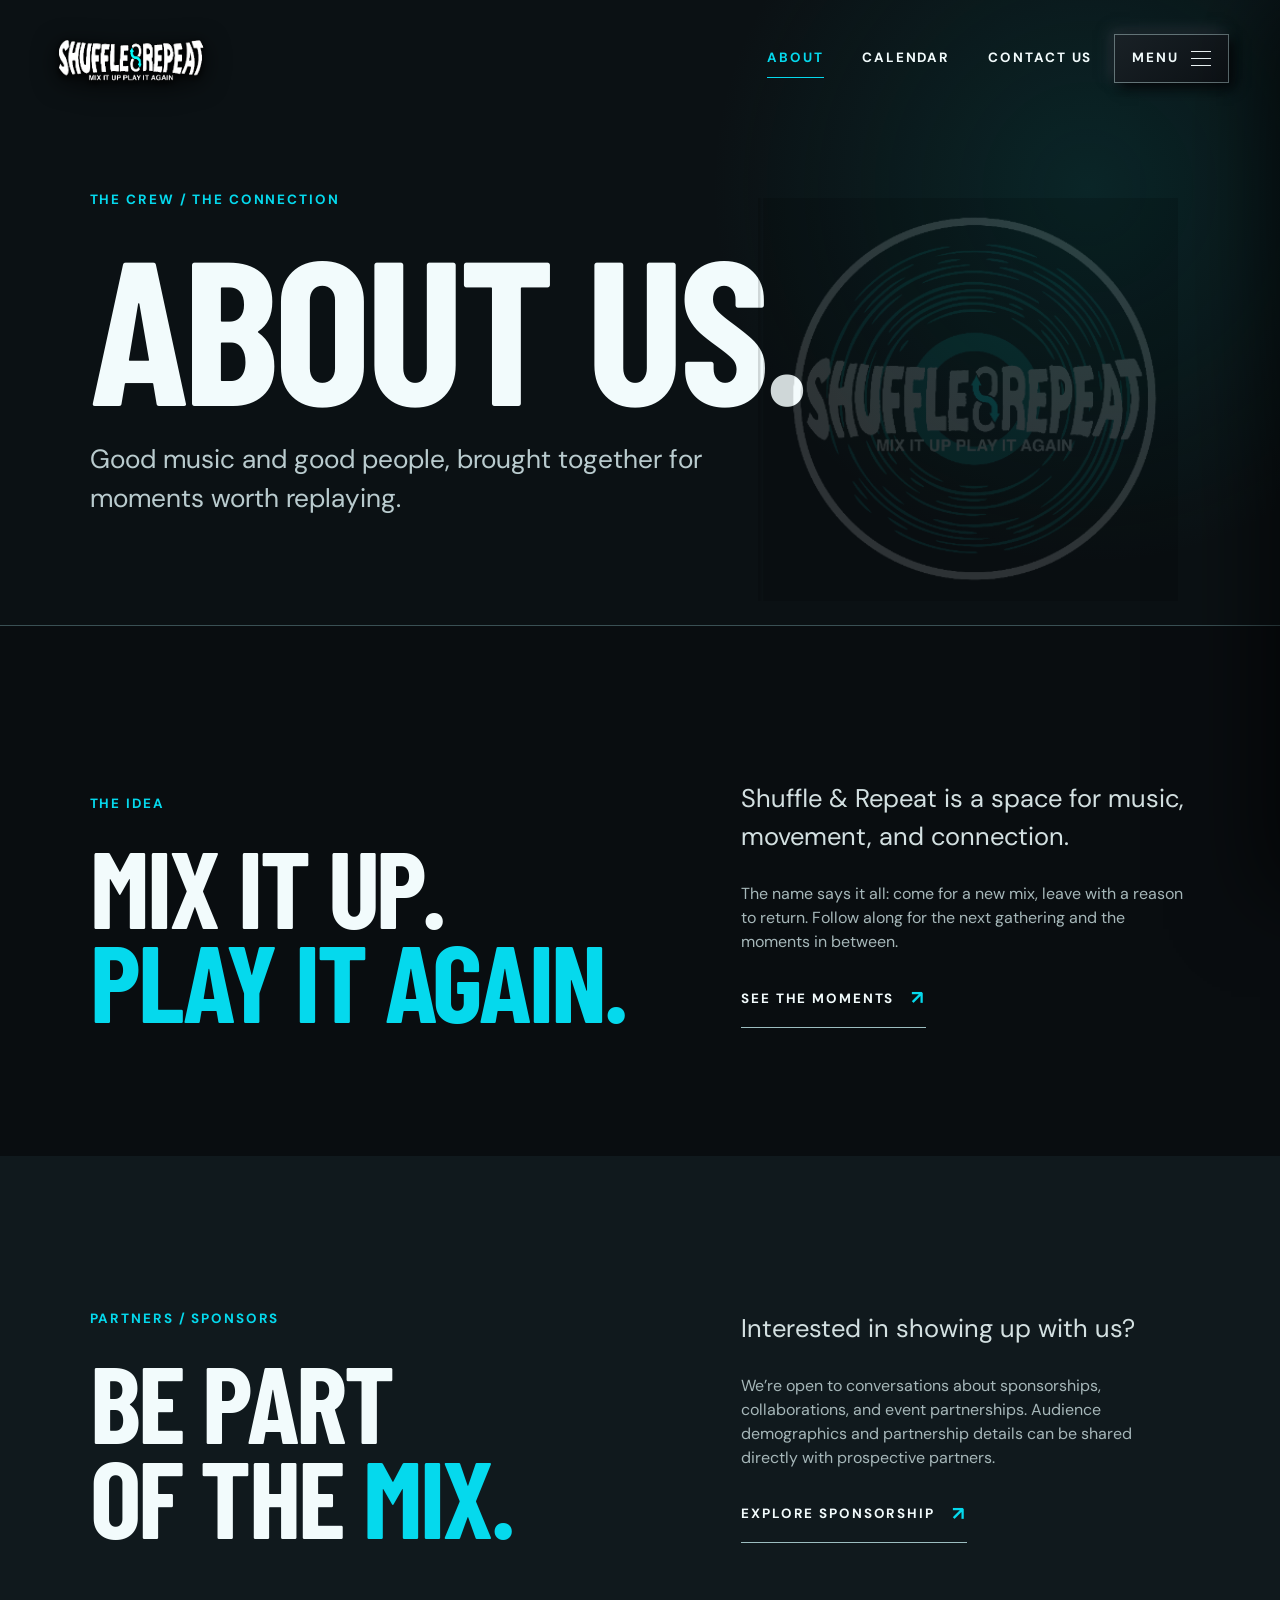
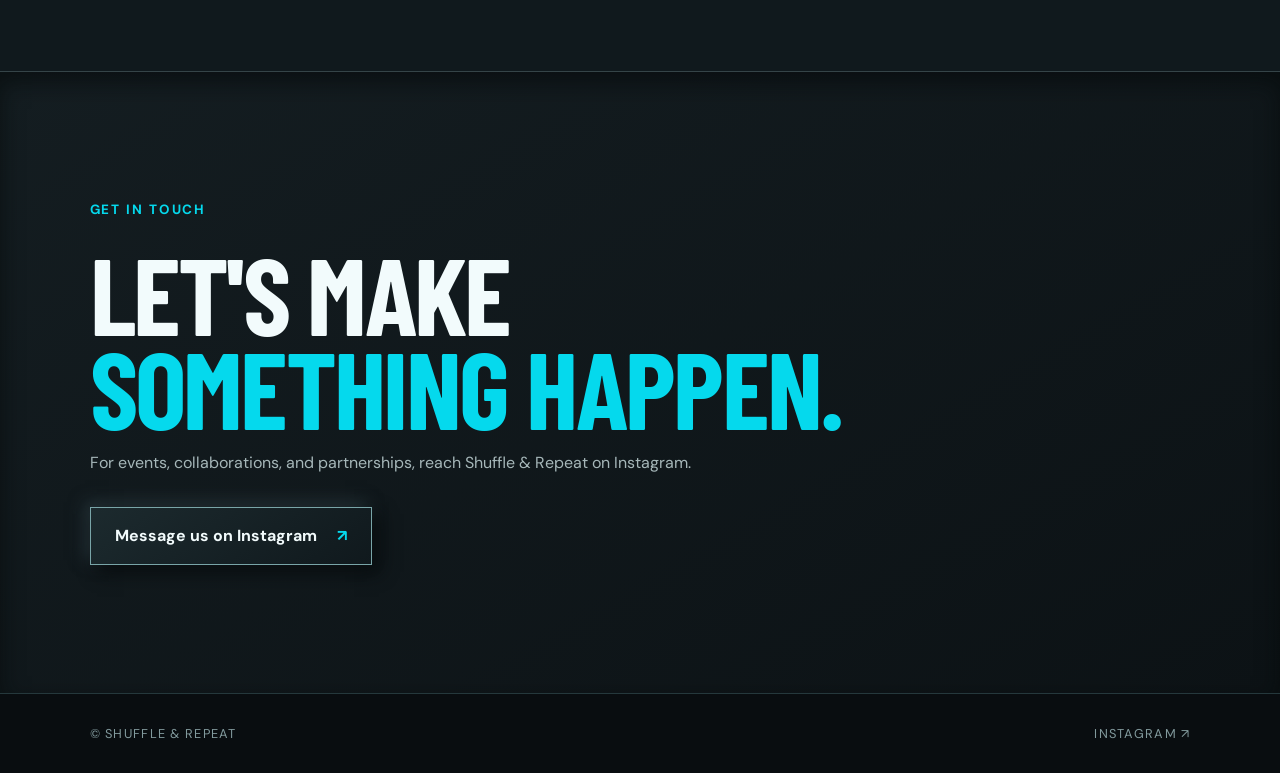
<file: about.html>
<!doctype html><html lang="en"><head><meta charset="utf-8"><meta name="viewport" content="width=device-width,initial-scale=1"><meta name="theme-color" content="#090d10"><meta name="description" content="Shuffle & Repeat — music, events, and connection."><title>About | Shuffle & Repeat</title><link rel="icon" type="image/svg+xml" href="data:image/svg+xml,%3Csvg xmlns='http://www.w3.org/2000/svg' viewBox='0 0 64 64'%3E%3Ccircle cx='32' cy='32' r='29' fill='%23090d10' stroke='%2300d9ed' stroke-width='3'/%3E%3Ccircle cx='32' cy='32' r='17' fill='none' stroke='%23008f8e' stroke-width='7'/%3E%3Ccircle cx='32' cy='32' r='5' fill='%23f2fbfc'/%3E%3C/svg%3E"><link rel="stylesheet" href="./style.css"></head><body><header class="site-head"><a class="brand" href="./"><img src="./assets/wordmark-transparent.svg" alt="Shuffle & Repeat"></a><nav class="topnav" aria-label="Main navigation"><a href="./about.html" aria-current="page">About</a><a href="./calendar.html" >Calendar</a><a href="./#contact">Contact us</a></nav><button class="menu-button" type="button" aria-label="Open menu" aria-expanded="false" aria-controls="drawer"><span>Menu</span><span class="hamburger" aria-hidden="true"><i></i><i></i><i></i></span></button></header><button class="scrim" type="button" aria-label="Close menu" aria-hidden="true" tabindex="-1"></button><aside class="drawer" id="drawer" aria-hidden="true"><nav aria-label="All pages"><a href="./">Home</a><a href="./about.html">About</a><a href="./calendar.html">Calendar</a><a href="./events.html">Events</a><a href="./sponsorship.html">Sponsorship</a><a href="./#contact">Contact us</a></nav><footer>Mix it up. Play it again.</footer></aside><main><section class="page-hero"><img class="record-watermark" src="./assets/record.png" alt=""><p class="overline">The crew / The connection</p><h1>About us.</h1><p class="lede">Good music and good people, brought together for moments worth replaying.</p></section><section class="site-section"><div class="section-inner intro-grid"><div><p class="overline">The idea</p><h2 class="section-title">Mix it up.<br><em>Play it again.</em></h2></div><div><p class="lead">Shuffle & Repeat is a space for music, movement, and connection.</p><p class="body-copy">The name says it all: come for a new mix, leave with a reason to return. Follow along for the next gathering and the moments in between.</p><a class="small-link" href="./events.html">See the moments</a></div></div></section><section class="site-section" id="partners" style="background:#10191d"><div class="section-inner intro-grid"><div><p class="overline">Partners / Sponsors</p><h2 class="section-title">Be part<br>of the <em>mix.</em></h2></div><div><p class="lead">Interested in showing up with us?</p><p class="body-copy">We’re open to conversations about sponsorships, collaborations, and event partnerships. Audience demographics and partnership details can be shared directly with prospective partners.</p><a class="small-link" href="./sponsorship.html">Explore sponsorship</a></div></div></section><section class="site-section contact-band" id="contact"><div class="section-inner"><p class="overline">Get in touch</p><h2 class="section-title">Let's make<br><em>something happen.</em></h2><p>For events, collaborations, and partnerships, reach Shuffle & Repeat on Instagram.</p><div class="contact-actions"><a class="pill" href="https://www.instagram.com/shuffleandrepeat502/" target="_blank" rel="noopener noreferrer">Message us on Instagram</a></div></div></section></main><footer class="foot"><span>© Shuffle & Repeat</span><a href="https://www.instagram.com/shuffleandrepeat502/" target="_blank" rel="noopener noreferrer">Instagram ↗</a></footer><script src="./site.js" defer></script></body></html>
</file>
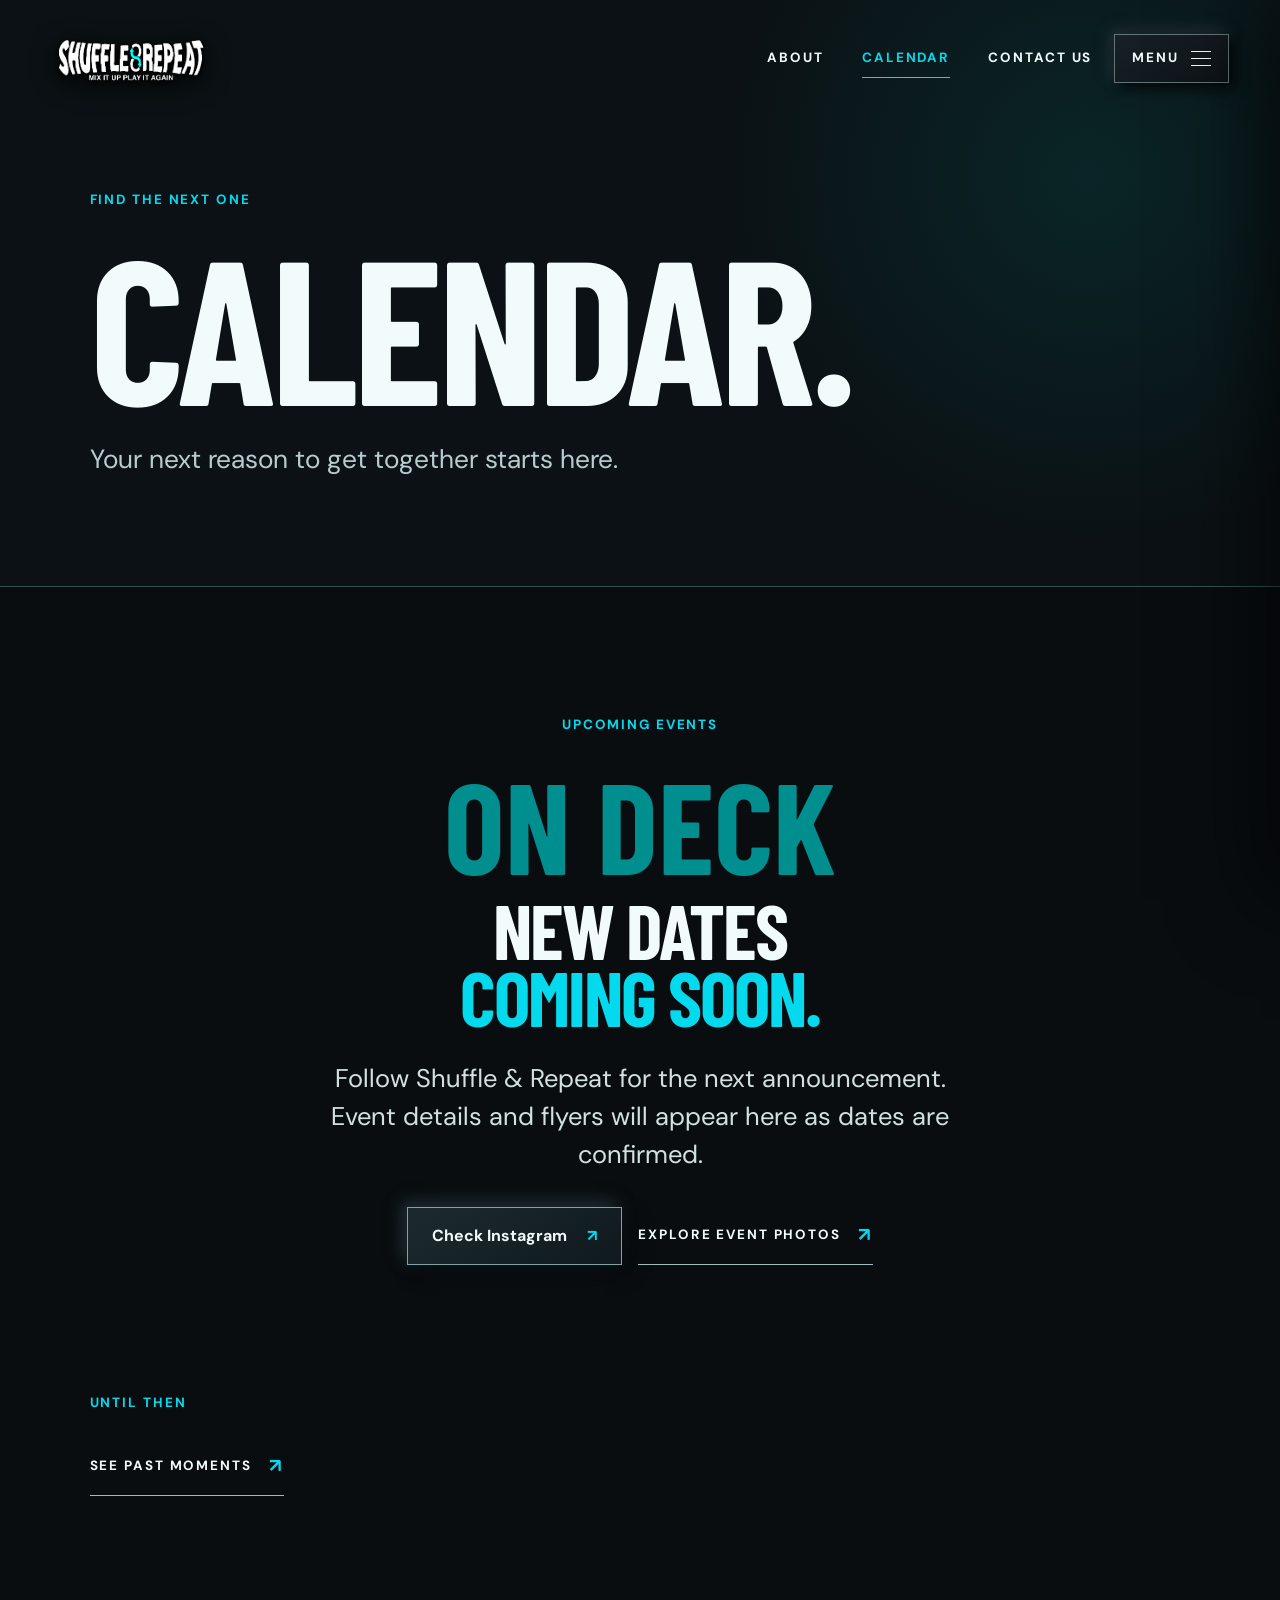
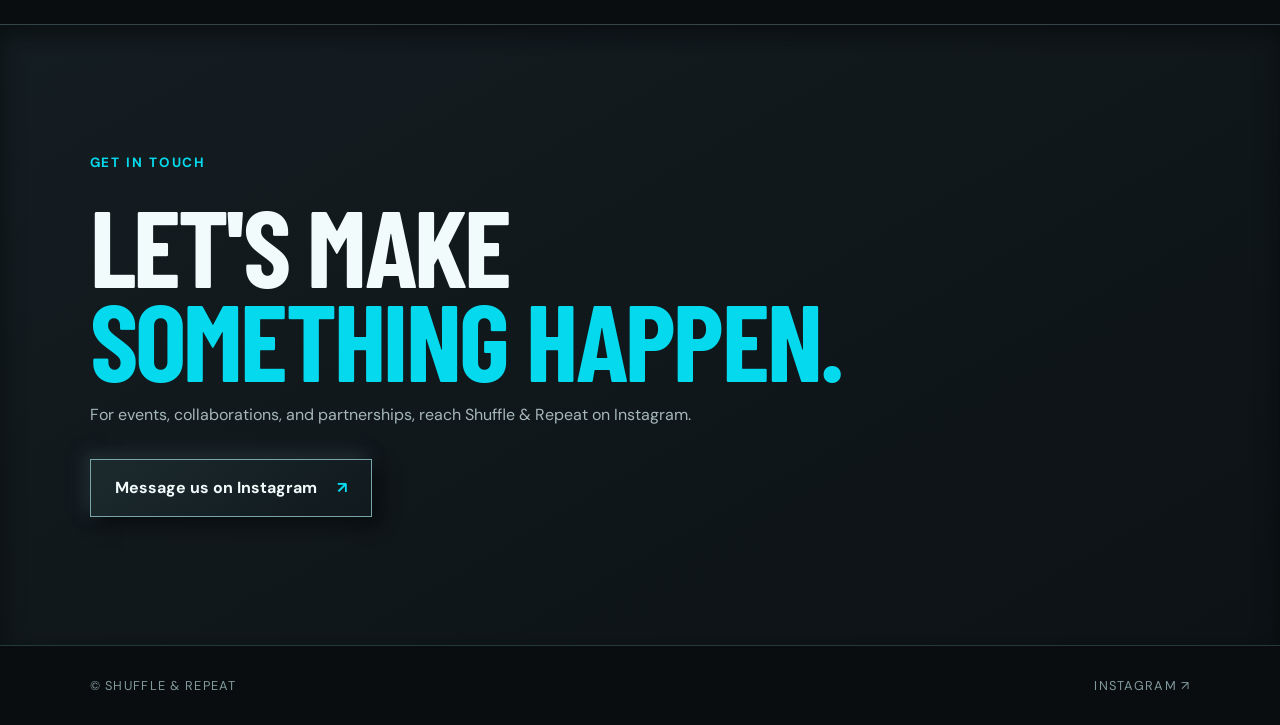
<file: calendar.html>
<!doctype html><html lang="en"><head><meta charset="utf-8"><meta name="viewport" content="width=device-width,initial-scale=1"><meta name="theme-color" content="#090d10"><meta name="description" content="Shuffle & Repeat — music, events, and connection."><title>Calendar | Shuffle & Repeat</title><link rel="icon" type="image/svg+xml" href="data:image/svg+xml,%3Csvg xmlns='http://www.w3.org/2000/svg' viewBox='0 0 64 64'%3E%3Ccircle cx='32' cy='32' r='29' fill='%23090d10' stroke='%2300d9ed' stroke-width='3'/%3E%3Ccircle cx='32' cy='32' r='17' fill='none' stroke='%23008f8e' stroke-width='7'/%3E%3Ccircle cx='32' cy='32' r='5' fill='%23f2fbfc'/%3E%3C/svg%3E"><link rel="stylesheet" href="./style.css"></head><body><header class="site-head"><a class="brand" href="./"><img src="./assets/wordmark-transparent.svg" alt="Shuffle & Repeat"></a><nav class="topnav" aria-label="Main navigation"><a href="./about.html" >About</a><a href="./calendar.html" aria-current="page">Calendar</a><a href="./#contact">Contact us</a></nav><button class="menu-button" type="button" aria-label="Open menu" aria-expanded="false" aria-controls="drawer"><span>Menu</span><span class="hamburger" aria-hidden="true"><i></i><i></i><i></i></span></button></header><button class="scrim" type="button" aria-label="Close menu" aria-hidden="true" tabindex="-1"></button><aside class="drawer" id="drawer" aria-hidden="true"><nav aria-label="All pages"><a href="./">Home</a><a href="./about.html">About</a><a href="./calendar.html">Calendar</a><a href="./events.html">Events</a><a href="./sponsorship.html">Sponsorship</a><a href="./#contact">Contact us</a></nav><footer>Mix it up. Play it again.</footer></aside><main><section class="page-hero"><p class="overline">Find the next one</p><h1>Calendar.</h1><p class="lede">Your next reason to get together starts here.</p></section><section class="site-section"><div class="section-inner calendar-state"><p class="overline">Upcoming events</p><div class="date-mark">ON DECK</div><h2 class="section-title" style="font-size:clamp(2.8rem,6vw,5.5rem)">New dates<br><em>coming soon.</em></h2><p class="lead" style="margin:30px auto">Follow Shuffle & Repeat for the next announcement. Event details and flyers will appear here as dates are confirmed.</p><div class="contact-actions" style="justify-content:center"><a class="pill" href="https://www.instagram.com/shuffleandrepeat502/" target="_blank" rel="noopener noreferrer">Check Instagram</a><a class="small-link" href="./events.html">Explore event photos</a></div></div></section><section class="site-section" style="padding-top:0"><div class="section-inner"><p class="overline">Until then</p><a class="small-link" href="./events.html">See past moments</a></div></section><section class="site-section contact-band" id="contact"><div class="section-inner"><p class="overline">Get in touch</p><h2 class="section-title">Let's make<br><em>something happen.</em></h2><p>For events, collaborations, and partnerships, reach Shuffle & Repeat on Instagram.</p><div class="contact-actions"><a class="pill" href="https://www.instagram.com/shuffleandrepeat502/" target="_blank" rel="noopener noreferrer">Message us on Instagram</a></div></div></section></main><footer class="foot"><span>© Shuffle & Repeat</span><a href="https://www.instagram.com/shuffleandrepeat502/" target="_blank" rel="noopener noreferrer">Instagram ↗</a></footer><script src="./site.js" defer></script></body></html>
</file>
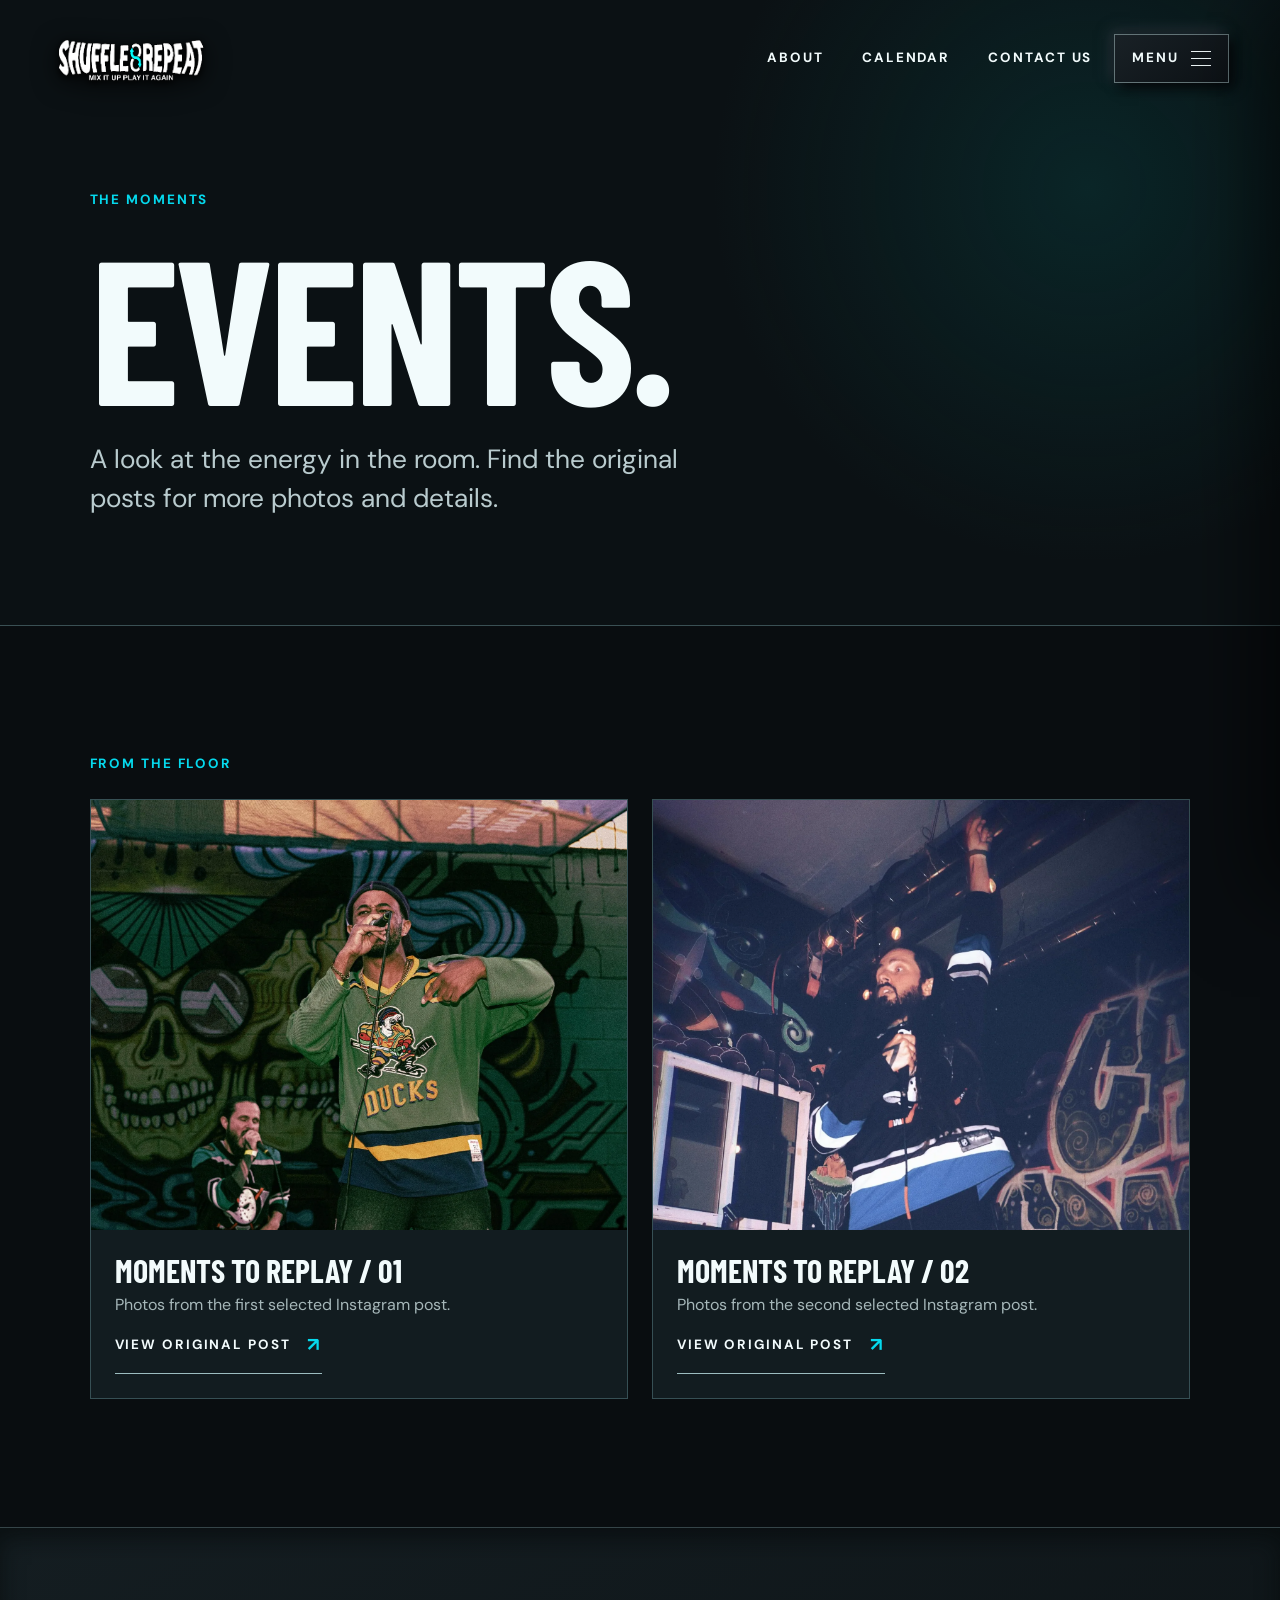
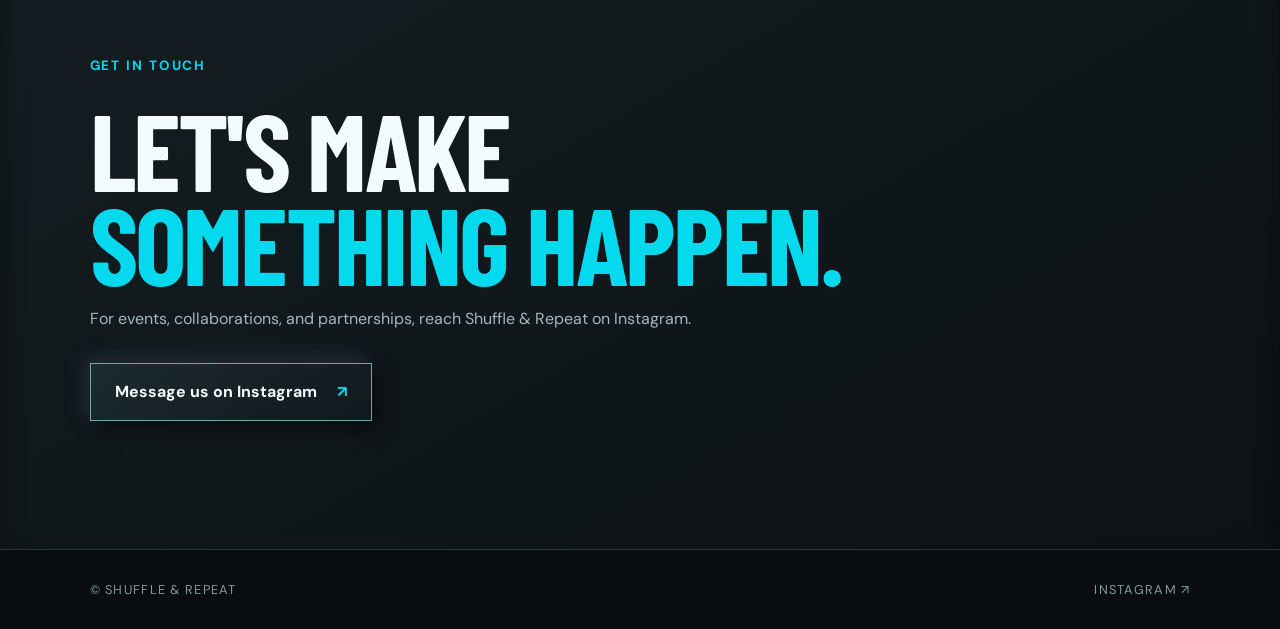
<file: events.html>
<!doctype html><html lang="en"><head><meta charset="utf-8"><meta name="viewport" content="width=device-width,initial-scale=1"><meta name="theme-color" content="#090d10"><meta name="description" content="Shuffle & Repeat — music, events, and connection."><title>Events | Shuffle & Repeat</title><link rel="icon" type="image/svg+xml" href="data:image/svg+xml,%3Csvg xmlns='http://www.w3.org/2000/svg' viewBox='0 0 64 64'%3E%3Ccircle cx='32' cy='32' r='29' fill='%23090d10' stroke='%2300d9ed' stroke-width='3'/%3E%3Ccircle cx='32' cy='32' r='17' fill='none' stroke='%23008f8e' stroke-width='7'/%3E%3Ccircle cx='32' cy='32' r='5' fill='%23f2fbfc'/%3E%3C/svg%3E"><link rel="stylesheet" href="./style.css"></head><body><header class="site-head"><a class="brand" href="./"><img src="./assets/wordmark-transparent.svg" alt="Shuffle & Repeat"></a><nav class="topnav" aria-label="Main navigation"><a href="./about.html" >About</a><a href="./calendar.html" >Calendar</a><a href="./#contact">Contact us</a></nav><button class="menu-button" type="button" aria-label="Open menu" aria-expanded="false" aria-controls="drawer"><span>Menu</span><span class="hamburger" aria-hidden="true"><i></i><i></i><i></i></span></button></header><button class="scrim" type="button" aria-label="Close menu" aria-hidden="true" tabindex="-1"></button><aside class="drawer" id="drawer" aria-hidden="true"><nav aria-label="All pages"><a href="./">Home</a><a href="./about.html">About</a><a href="./calendar.html">Calendar</a><a href="./events.html">Events</a><a href="./sponsorship.html">Sponsorship</a><a href="./#contact">Contact us</a></nav><footer>Mix it up. Play it again.</footer></aside><main><section class="page-hero"><p class="overline">The moments</p><h1>Events.</h1><p class="lede">A look at the energy in the room. Find the original posts for more photos and details.</p></section><section class="site-section"><div class="section-inner"><p class="overline">From the floor</p><div class="event-grid"><article class="event-tile"><img src="./assets/event-a.webp" alt="Artist performing in front of a colorful mural" loading="lazy"><div><h3>Moments to replay / 01</h3><p>Photos from the first selected Instagram post.</p><a class="small-link" href="https://www.instagram.com/p/DdU5A_mjhCx/" target="_blank" rel="noopener noreferrer">View original post</a></div></article><article class="event-tile"><img src="./assets/event-b.webp" alt="Artists performing together under venue lights" loading="lazy"><div><h3>Moments to replay / 02</h3><p>Photos from the second selected Instagram post.</p><a class="small-link" href="https://www.instagram.com/p/DZlkb6fDMEB/" target="_blank" rel="noopener noreferrer">View original post</a></div></article></div></div></section><section class="site-section contact-band" id="contact"><div class="section-inner"><p class="overline">Get in touch</p><h2 class="section-title">Let's make<br><em>something happen.</em></h2><p>For events, collaborations, and partnerships, reach Shuffle & Repeat on Instagram.</p><div class="contact-actions"><a class="pill" href="https://www.instagram.com/shuffleandrepeat502/" target="_blank" rel="noopener noreferrer">Message us on Instagram</a></div></div></section></main><footer class="foot"><span>© Shuffle & Repeat</span><a href="https://www.instagram.com/shuffleandrepeat502/" target="_blank" rel="noopener noreferrer">Instagram ↗</a></footer><script src="./site.js" defer></script></body></html>
</file>
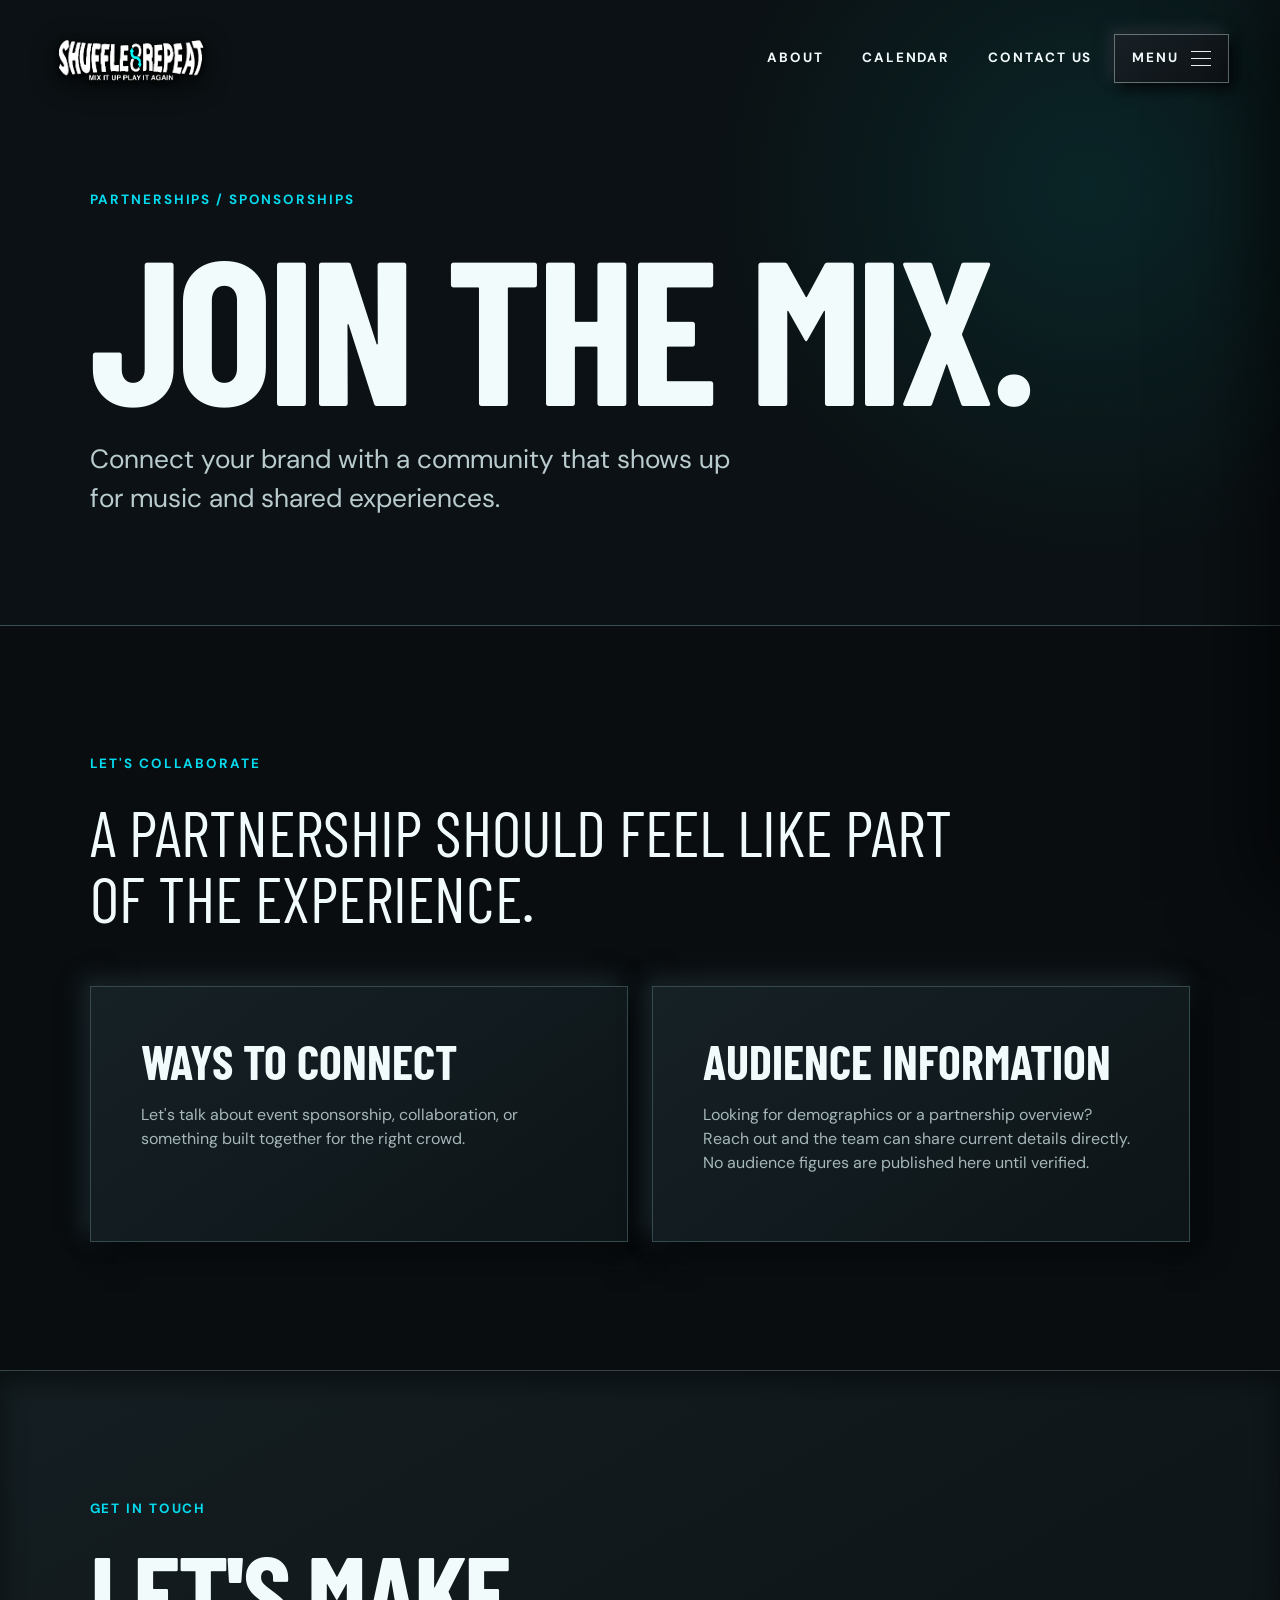
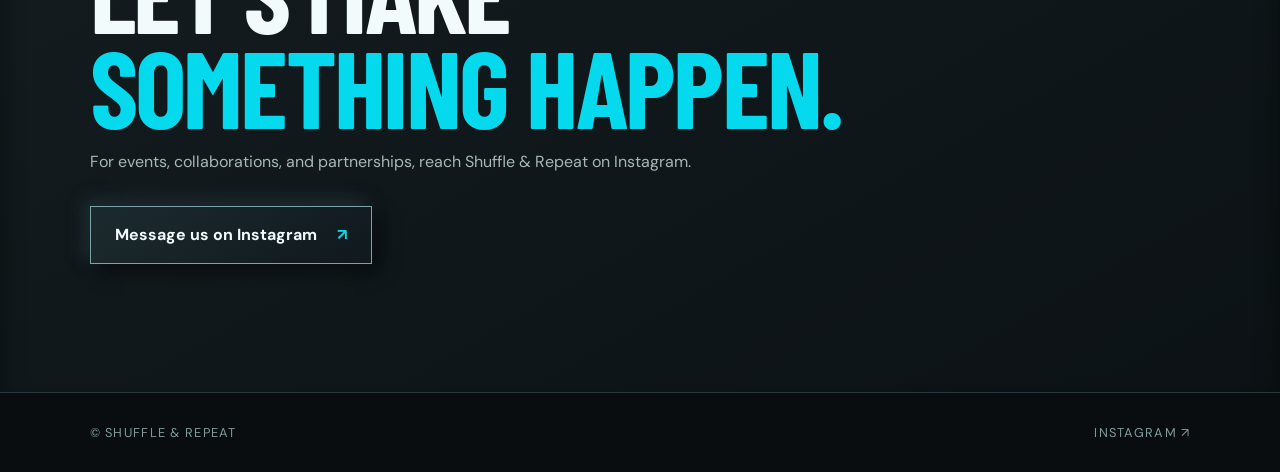
<file: sponsorship.html>
<!doctype html><html lang="en"><head><meta charset="utf-8"><meta name="viewport" content="width=device-width,initial-scale=1"><meta name="theme-color" content="#090d10"><meta name="description" content="Shuffle & Repeat — music, events, and connection."><title>Sponsorship | Shuffle & Repeat</title><link rel="icon" type="image/svg+xml" href="data:image/svg+xml,%3Csvg xmlns='http://www.w3.org/2000/svg' viewBox='0 0 64 64'%3E%3Ccircle cx='32' cy='32' r='29' fill='%23090d10' stroke='%2300d9ed' stroke-width='3'/%3E%3Ccircle cx='32' cy='32' r='17' fill='none' stroke='%23008f8e' stroke-width='7'/%3E%3Ccircle cx='32' cy='32' r='5' fill='%23f2fbfc'/%3E%3C/svg%3E"><link rel="stylesheet" href="./style.css"></head><body><header class="site-head"><a class="brand" href="./"><img src="./assets/wordmark-transparent.svg" alt="Shuffle & Repeat"></a><nav class="topnav" aria-label="Main navigation"><a href="./about.html" >About</a><a href="./calendar.html" >Calendar</a><a href="./#contact">Contact us</a></nav><button class="menu-button" type="button" aria-label="Open menu" aria-expanded="false" aria-controls="drawer"><span>Menu</span><span class="hamburger" aria-hidden="true"><i></i><i></i><i></i></span></button></header><button class="scrim" type="button" aria-label="Close menu" aria-hidden="true" tabindex="-1"></button><aside class="drawer" id="drawer" aria-hidden="true"><nav aria-label="All pages"><a href="./">Home</a><a href="./about.html">About</a><a href="./calendar.html">Calendar</a><a href="./events.html">Events</a><a href="./sponsorship.html">Sponsorship</a><a href="./#contact">Contact us</a></nav><footer>Mix it up. Play it again.</footer></aside><main><section class="page-hero"><p class="overline">Partnerships / Sponsorships</p><h1>Join the mix.</h1><p class="lede">Connect your brand with a community that shows up for music and shared experiences.</p></section><section class="site-section"><div class="section-inner"><p class="overline">Let's collaborate</p><div class="sponsor-callout">A partnership should feel like part of the experience.</div><div class="two-col" style="margin-top:55px"><div class="dark-card"><h2>Ways to connect</h2><p>Let's talk about event sponsorship, collaboration, or something built together for the right crowd.</p></div><div class="dark-card"><h2>Audience information</h2><p>Looking for demographics or a partnership overview? Reach out and the team can share current details directly. No audience figures are published here until verified.</p></div></div></div></section><section class="site-section contact-band" id="contact"><div class="section-inner"><p class="overline">Get in touch</p><h2 class="section-title">Let's make<br><em>something happen.</em></h2><p>For events, collaborations, and partnerships, reach Shuffle & Repeat on Instagram.</p><div class="contact-actions"><a class="pill" href="https://www.instagram.com/shuffleandrepeat502/" target="_blank" rel="noopener noreferrer">Message us on Instagram</a></div></div></section></main><footer class="foot"><span>© Shuffle & Repeat</span><a href="https://www.instagram.com/shuffleandrepeat502/" target="_blank" rel="noopener noreferrer">Instagram ↗</a></footer><script src="./site.js" defer></script></body></html>
</file>
<file: style.css>
@import url('https://fonts.googleapis.com/css2?family=Barlow+Condensed:wght@500;600;700;800;900&family=DM+Sans:wght@400;500;600;700&display=swap');
:root{color-scheme:dark;--ink:#090d10;--panel:#11181c;--panel2:#171f23;--line:#d9f8f9;--blue:#05d9ed;--teal:#008f8e;--text:#f2fbfc;--muted:#a6b7b9}*{box-sizing:border-box}html{scroll-behavior:smooth}body{margin:0;background:var(--ink);color:var(--text);font:16px/1.5 'DM Sans',Arial,sans-serif}body.menu-open{overflow:hidden}a{color:inherit;text-decoration:none}button{font:inherit;cursor:pointer}a:focus-visible,button:focus-visible{outline:2px solid var(--blue);outline-offset:5px}img{max-width:100%;display:block}.site-head{position:absolute;z-index:25;top:0;left:0;width:100%;padding:26px clamp(20px,4vw,64px);display:flex;align-items:center;justify-content:space-between;gap:22px}.brand{display:inline-flex;align-items:center;gap:10px;position:relative;z-index:31}.brand img{width:160px;height:65px;object-fit:contain;object-position:left center;filter:drop-shadow(0 2px 3px #000) drop-shadow(0 5px 12px #000b)}.brand-label{position:absolute;clip:rect(0,0,0,0)}.topnav{display:flex;align-items:center;gap:clamp(16px,3vw,42px);margin-left:auto}.topnav a,.menu-button,.eyebrow,.small-link,.overline{text-transform:uppercase;letter-spacing:.14em;font-size:.84rem;font-weight:700}.topnav a{padding:9px 0;border-bottom:1px solid transparent;transition:color .22s,border-color .22s}.topnav a:hover,.topnav a[aria-current]{color:var(--blue);border-color:var(--blue)}.menu-button{z-index:31;position:relative;display:flex;align-items:center;gap:12px;border:1px solid #637477;background:linear-gradient(145deg,#192126,#0d1216);color:var(--text);padding:13px 17px;box-shadow:5px 5px 12px #030608,-4px -4px 12px #253037;transition:border-color .2s,color .2s}.menu-button:hover{color:var(--blue);border-color:var(--blue)}.hamburger{width:20px;height:15px;display:flex;flex-direction:column;justify-content:space-between}.hamburger i{display:block;height:1px;background:currentColor;transition:transform .25s}.menu-open .hamburger i:first-child{transform:translateY(7px) rotate(45deg)}.menu-open .hamburger i:last-child{transform:translateY(-7px) rotate(-45deg)}.menu-open .hamburger i:nth-child(2){opacity:0}.drawer{position:fixed;z-index:30;inset:0 0 0 auto;width:min(480px,100%);padding:130px clamp(28px,5vw,65px) 45px;background:#10191dde;border-left:1px solid #396063;backdrop-filter:blur(24px);transform:translateX(102%);transition:transform .45s cubic-bezier(.2,.8,.2,1);display:flex;flex-direction:column;justify-content:space-between;box-shadow:-30px 0 80px #0009}.menu-open .drawer{transform:translateX(0)}.drawer nav{display:grid}.drawer nav a{font:700 clamp(2.2rem,5vw,3.7rem)/1.1 'Barlow Condensed',Impact,sans-serif;text-transform:uppercase;letter-spacing:.03em;border-bottom:1px solid #385053;padding:10px 0;transition:padding .25s,color .25s}.drawer nav a:hover{padding-left:12px;color:var(--blue)}.drawer footer{color:var(--muted);font-size:.8rem;letter-spacing:.08em;text-transform:uppercase}.scrim{position:fixed;inset:0;z-index:24;background:#0206079c;opacity:0;visibility:hidden;transition:opacity .35s,visibility .35s;border:0}.menu-open .scrim{opacity:1;visibility:visible}.hero{position:relative;min-height:100svh;display:flex;align-items:center;overflow:hidden;background:#111}.slide{position:absolute;inset:0;background-size:cover;background-position:center;opacity:0;transform:scale(1.045);transition:opacity 1.1s ease,transform 8s linear;filter:saturate(.85)}.slide.active{opacity:1;transform:scale(1)}.slide:after{content:'';position:absolute;inset:0;background:linear-gradient(90deg,#03090cbe 0%,#03090c55 48%,#03090c25),linear-gradient(0deg,#03090cbb,transparent 42%)}.hero-content{position:relative;z-index:2;padding:130px clamp(24px,7vw,112px) 110px;width:100%}.eyebrow{color:var(--blue);margin:0 0 17px}.hero h1,.page-hero h1,.section-title{font-family:'Barlow Condensed',Impact,'Arial Narrow',sans-serif;text-transform:uppercase;letter-spacing:-.025em;line-height:.87;margin:0}.hero h1{font-size:clamp(5.5rem,15vw,15rem);font-weight:800;text-shadow:0 4px 38px #0009}.hero h1 span{display:block}.hero h1 .repeat{color:var(--text)}.hero-bottom{position:absolute;z-index:2;bottom:30px;left:clamp(24px,7vw,112px);right:clamp(24px,4vw,64px);display:flex;justify-content:space-between;align-items:end;gap:20px}.scroll-cue{font-size:.78rem;text-transform:uppercase;letter-spacing:.18em;color:#d9e6e7;display:flex;align-items:center;gap:14px}.scroll-cue:before{content:'';height:1px;width:40px;background:var(--blue)}.site-section{padding:clamp(75px,10vw,150px) clamp(24px,7vw,112px);position:relative}.section-inner{max-width:1280px;margin:auto}.overline{color:var(--blue);margin:0 0 25px}.section-title{font-size:clamp(3.5rem,8.5vw,8.5rem)}.section-title em{font-style:normal;color:var(--blue)}.intro-grid{display:grid;grid-template-columns:1.1fr .9fr;gap:clamp(30px,8vw,130px);align-items:end}.lead{font-size:clamp(1.2rem,2vw,1.65rem);line-height:1.5;color:#d3e0e1;max-width:620px}.body-copy{max-width:620px;color:var(--muted)}.small-link{display:inline-flex;align-items:center;gap:17px;padding:14px 0;border-bottom:1px solid #9cbdc0;transition:gap .2s,color .2s}.small-link:hover{gap:26px;color:var(--blue)}.small-link:after{content:'↗';font-size:1.2rem;color:var(--blue)}.contact-band{background:linear-gradient(150deg,#141d21,#0c1215);border-top:1px solid #354448;box-shadow:inset 0 10px 22px #05090aa0}.contact-band .section-title{max-width:850px}.contact-band p:not(.overline){color:var(--muted);max-width:630px}.contact-actions{display:flex;flex-wrap:wrap;gap:16px;margin-top:32px}.pill{display:inline-flex;justify-content:center;align-items:center;gap:20px;background:linear-gradient(145deg,#1c2a2e,#10191d);border:1px solid #79a5a8;padding:16px 24px;box-shadow:7px 7px 17px #070b0d,-5px -5px 15px #253338;color:var(--text);font-weight:700;transition:transform .2s,border-color .2s,color .2s}.pill:hover{transform:translateY(-3px);border-color:var(--blue);color:var(--blue)}.pill:after{content:'↗';color:var(--blue)}.foot{padding:30px clamp(24px,7vw,112px);display:flex;justify-content:space-between;gap:20px;border-top:1px solid #25383c;color:#829a9d;font-size:.8rem;text-transform:uppercase;letter-spacing:.1em}.foot a:hover{color:var(--blue)}.page-hero{padding:190px clamp(24px,7vw,112px) 80px;min-height:65vh;background:radial-gradient(circle at 85% 30%,#07515150,transparent 32%),#0b1114;border-bottom:1px solid #3a5054;display:flex;flex-direction:column;justify-content:end}.page-hero h1{font-size:clamp(5.5rem,16vw,14rem)}.page-hero .lede{font-size:clamp(1.1rem,2.2vw,1.65rem);max-width:650px;color:#b9cbce}.record-watermark{position:absolute;width:min(36vw,420px);right:8vw;top:22%;opacity:.14;pointer-events:none}.dark-card{background:linear-gradient(145deg,#162126,#0d1417);border:1px solid #344a4d;box-shadow:12px 12px 25px #05080a,-7px -7px 20px #1d292e;padding:clamp(24px,4vw,50px)}.two-col{display:grid;grid-template-columns:1fr 1fr;gap:24px}.dark-card h2,.dark-card h3{font:700 clamp(2rem,4vw,3rem)/1 'Barlow Condensed',Impact,sans-serif;text-transform:uppercase;margin:0 0 18px}.dark-card p{color:var(--muted)}.rule-list{list-style:none;padding:0;margin:30px 0}.rule-list li{border-top:1px solid #344a4d;padding:18px 0;display:flex;justify-content:space-between;gap:20px}.rule-list li:last-child{border-bottom:1px solid #344a4d}.calendar-state{text-align:center;max-width:760px;margin:auto}.calendar-state .date-mark{font:700 clamp(4rem,12vw,8rem)/1 'Barlow Condensed',Impact,sans-serif;color:var(--teal);margin-bottom:8px}.event-grid{display:grid;grid-template-columns:repeat(2,minmax(0,1fr));gap:24px}.event-tile{background:#121c20;border:1px solid #364f54;overflow:hidden}.event-tile img{width:100%;aspect-ratio:1.25;object-fit:cover;transition:transform .5s}.event-tile:hover img{transform:scale(1.035)}.event-tile div{padding:24px}.event-tile h3{font:700 2rem/1 'Barlow Condensed',Impact,sans-serif;text-transform:uppercase;margin:0 0 7px}.event-tile p{color:var(--muted);margin:0}.sponsor-callout{font-size:clamp(2.2rem,5vw,5rem);font-family:'Barlow Condensed',Impact,sans-serif;text-transform:uppercase;line-height:1.03;max-width:870px}.intro-overlay{position:fixed;z-index:50;inset:0;overflow:hidden;pointer-events:none;background:transparent}.intro-stage{display:block;overflow:hidden}#intro-logo{visibility:hidden}.intro-overlay.skip{display:none}
@media(max-width:800px){.topnav{display:none}.site-head{padding:18px 22px}.brand img{width:135px}.hero-content{padding:125px 24px}.hero h1{font-size:clamp(5rem,20vw,9rem)}.hero-bottom{left:24px;right:24px}.intro-grid,.two-col,.event-grid{grid-template-columns:1fr}.page-hero{min-height:55vh;padding-top:150px}.record-watermark{width:55vw;right:3vw;top:30%}}@media(max-width:450px){.hero h1{font-size:clamp(4.5rem,20vw,6rem)}.hero-bottom{bottom:25px}.scroll-cue{max-width:170px;line-height:1.4}.foot{flex-direction:column}.menu-button{padding:11px}.site-section{padding:75px 24px}}@media(prefers-reduced-motion:reduce){html{scroll-behavior:auto}*,*:before,*:after{animation-duration:.01ms!important;transition-duration:.01ms!important}.intro-overlay{display:none}.slide{transform:none}}
</file>
